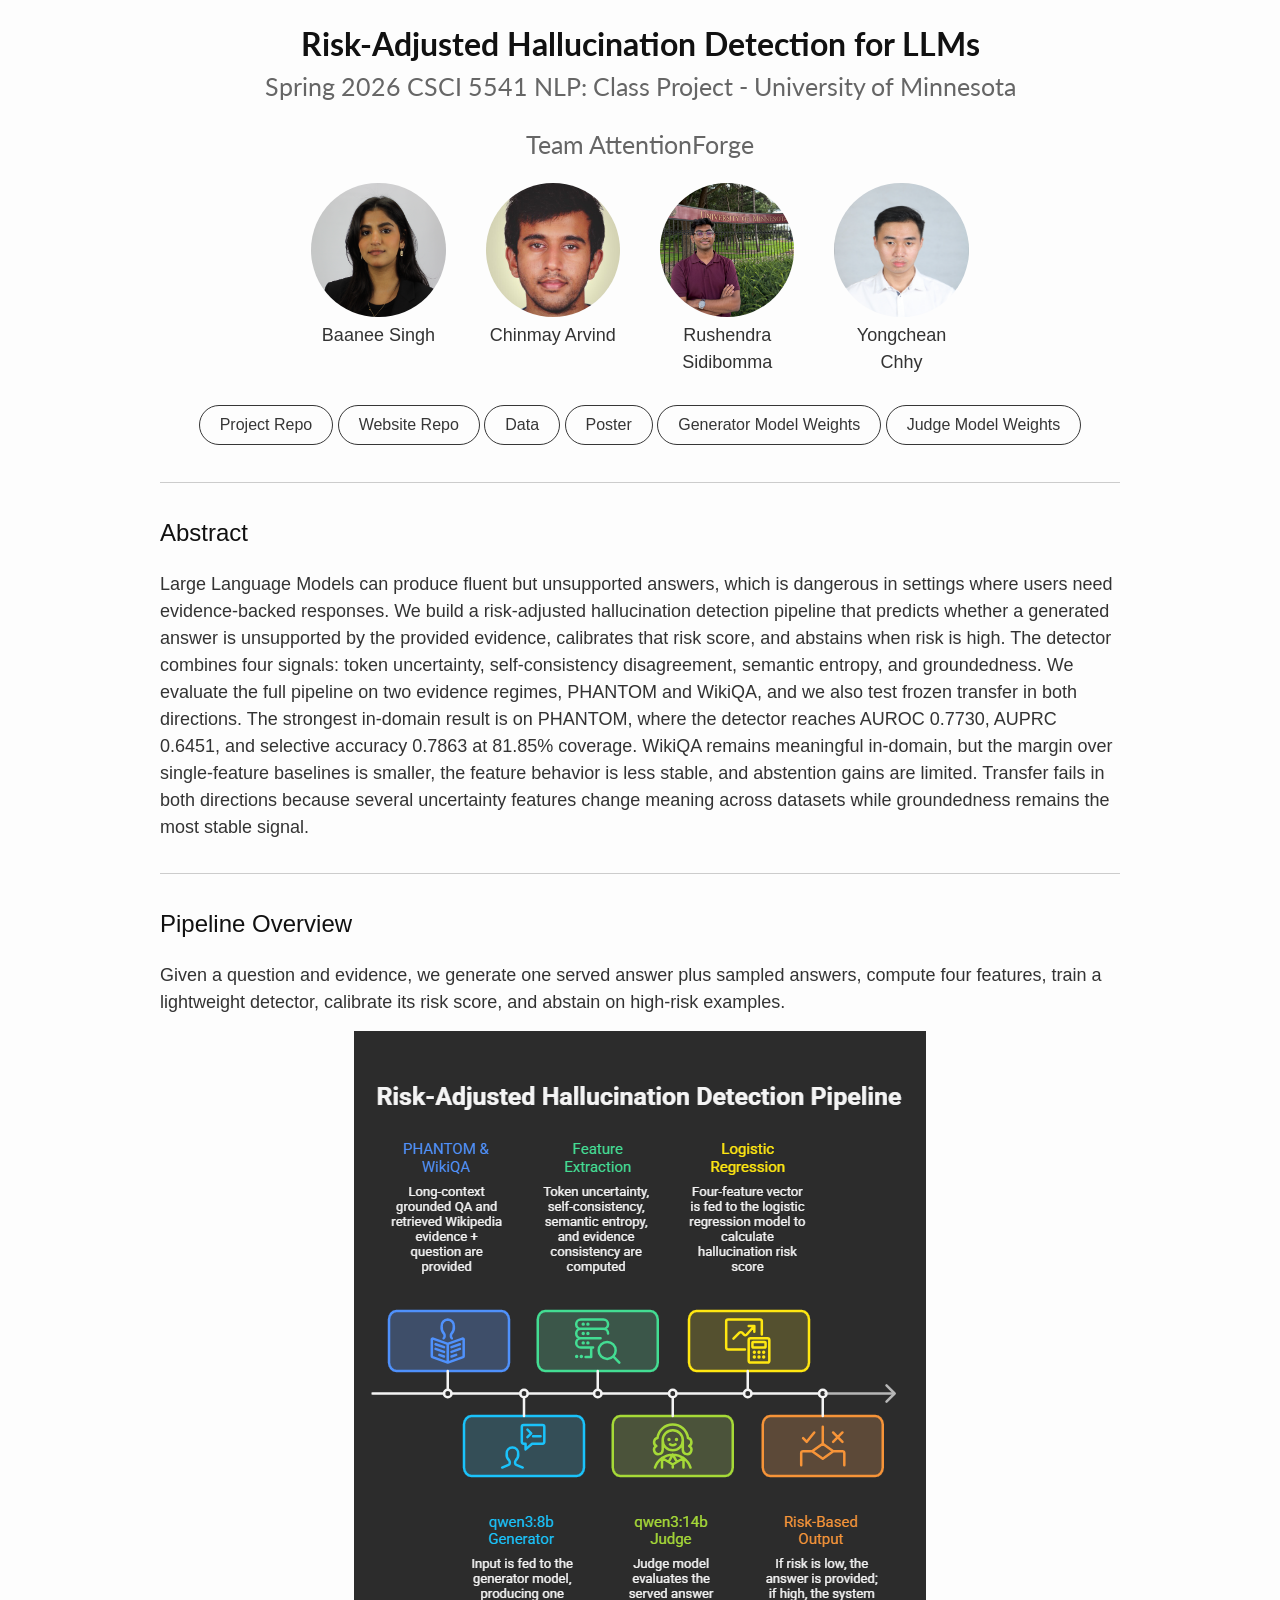
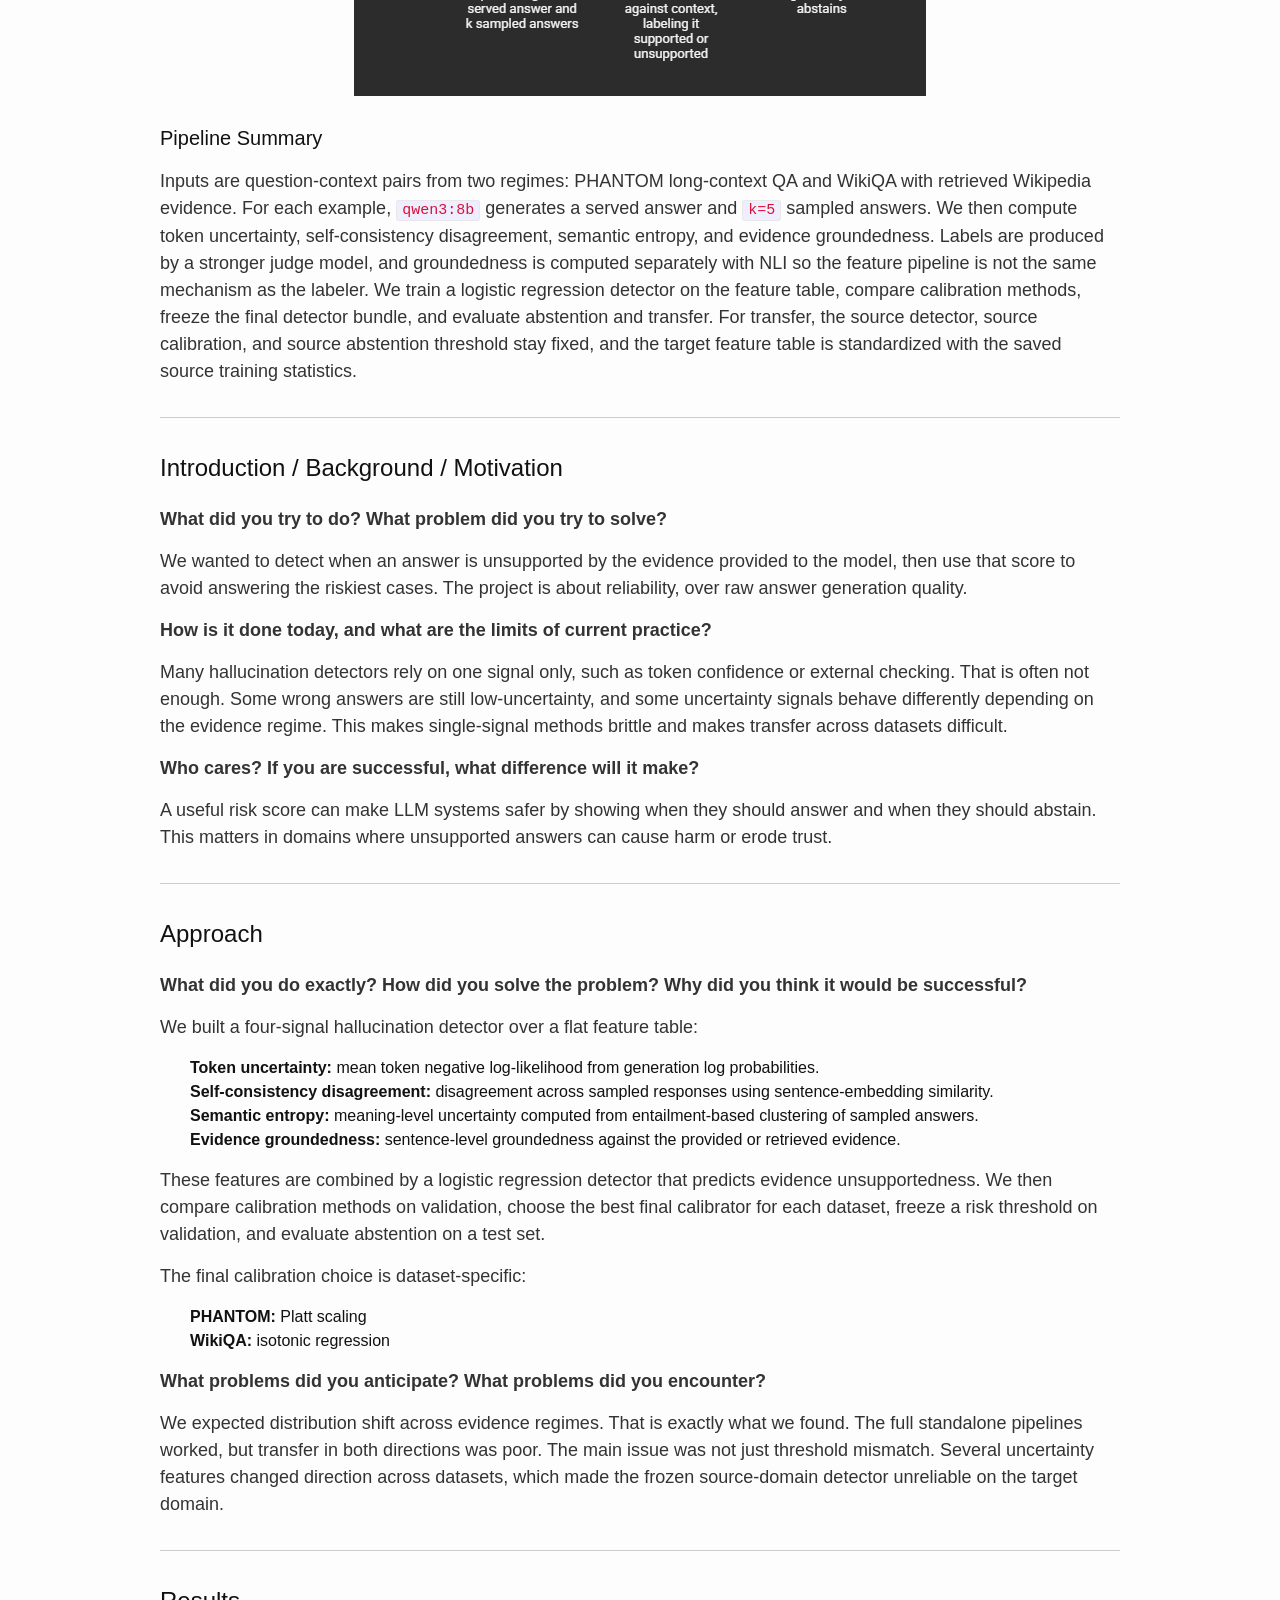
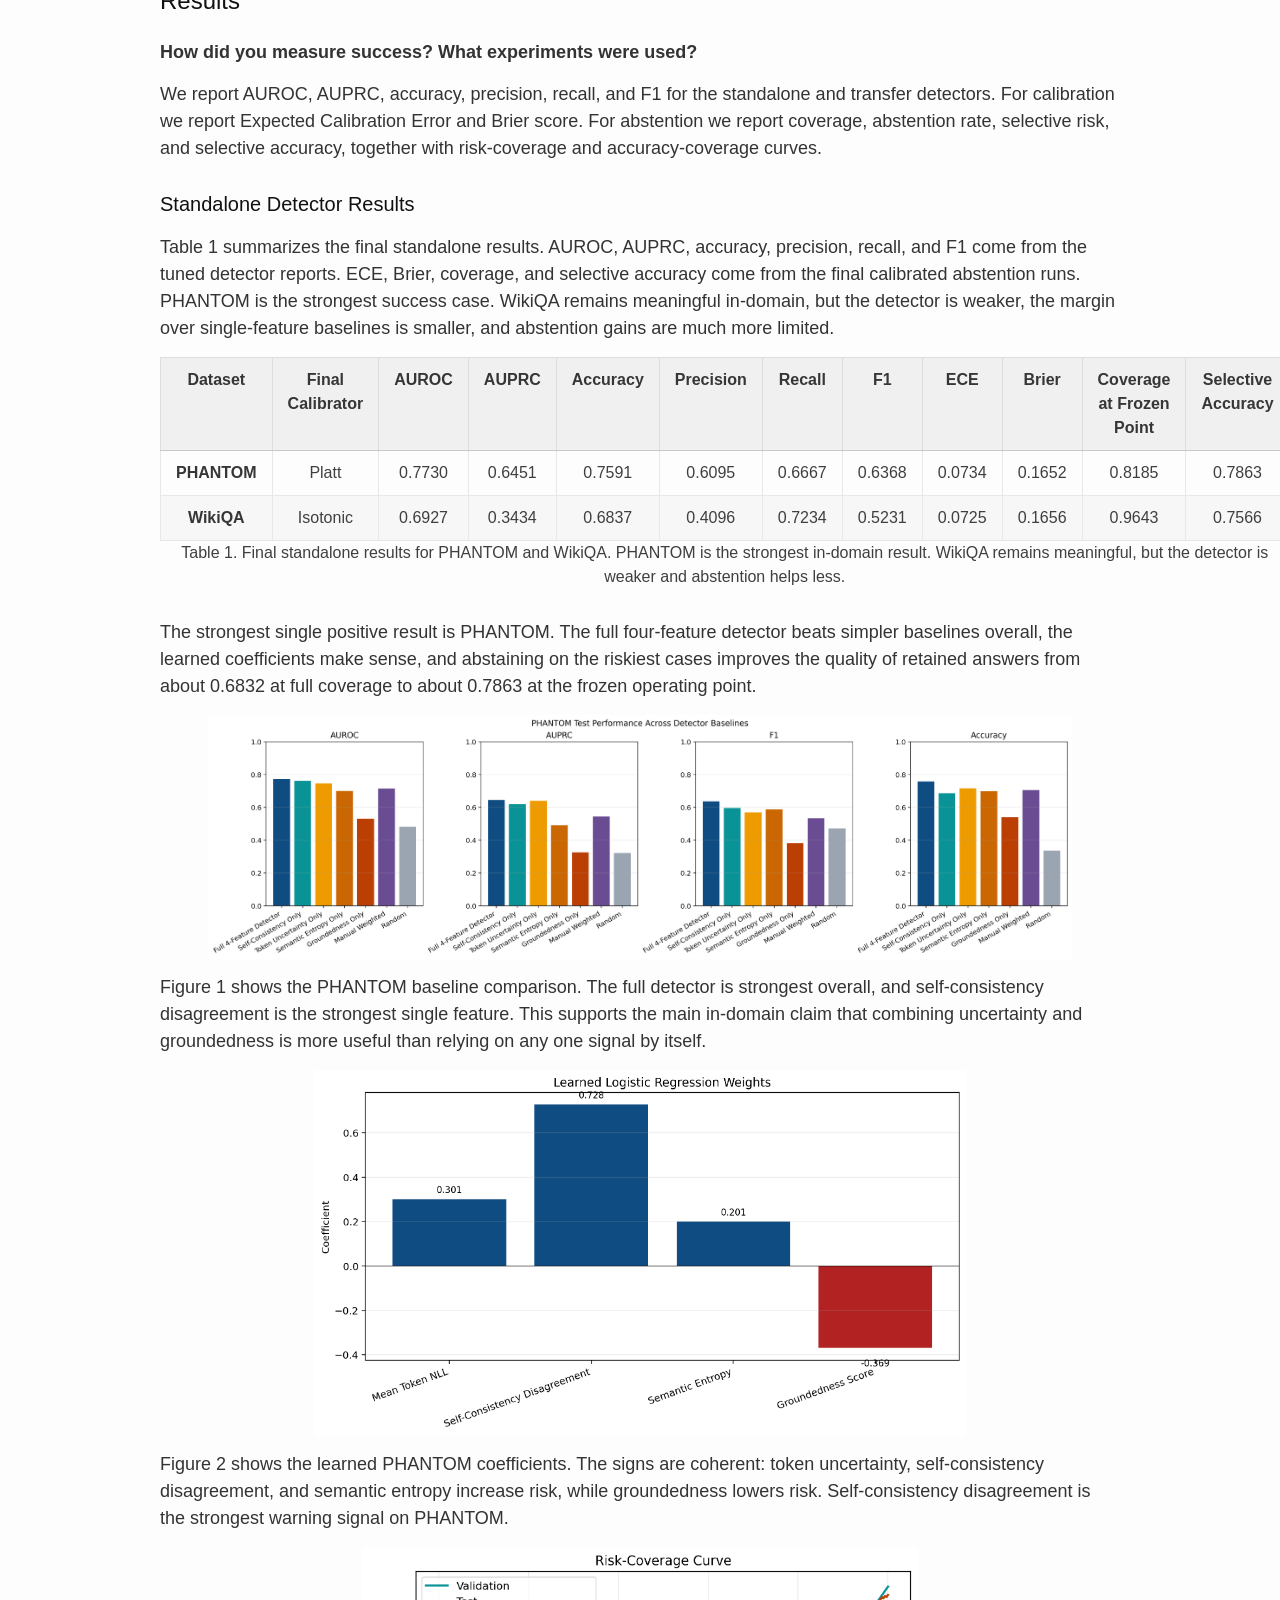
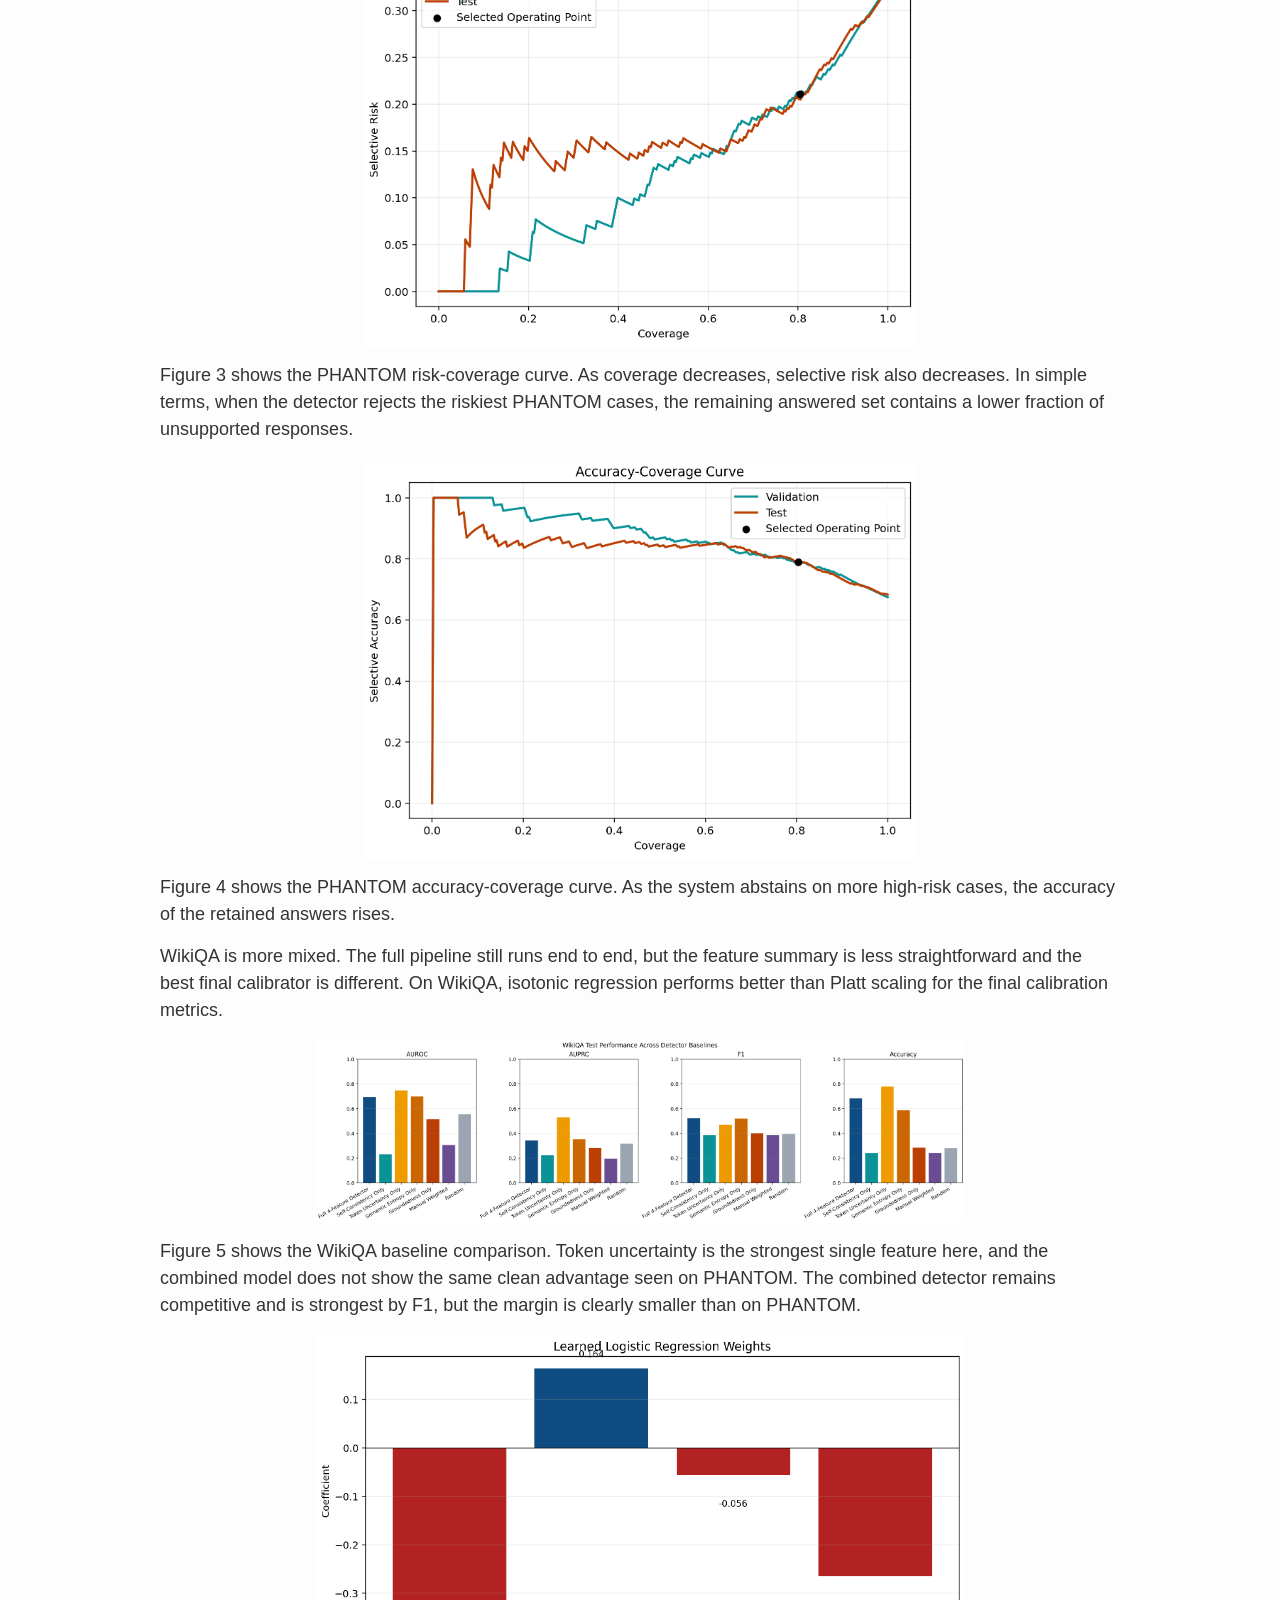
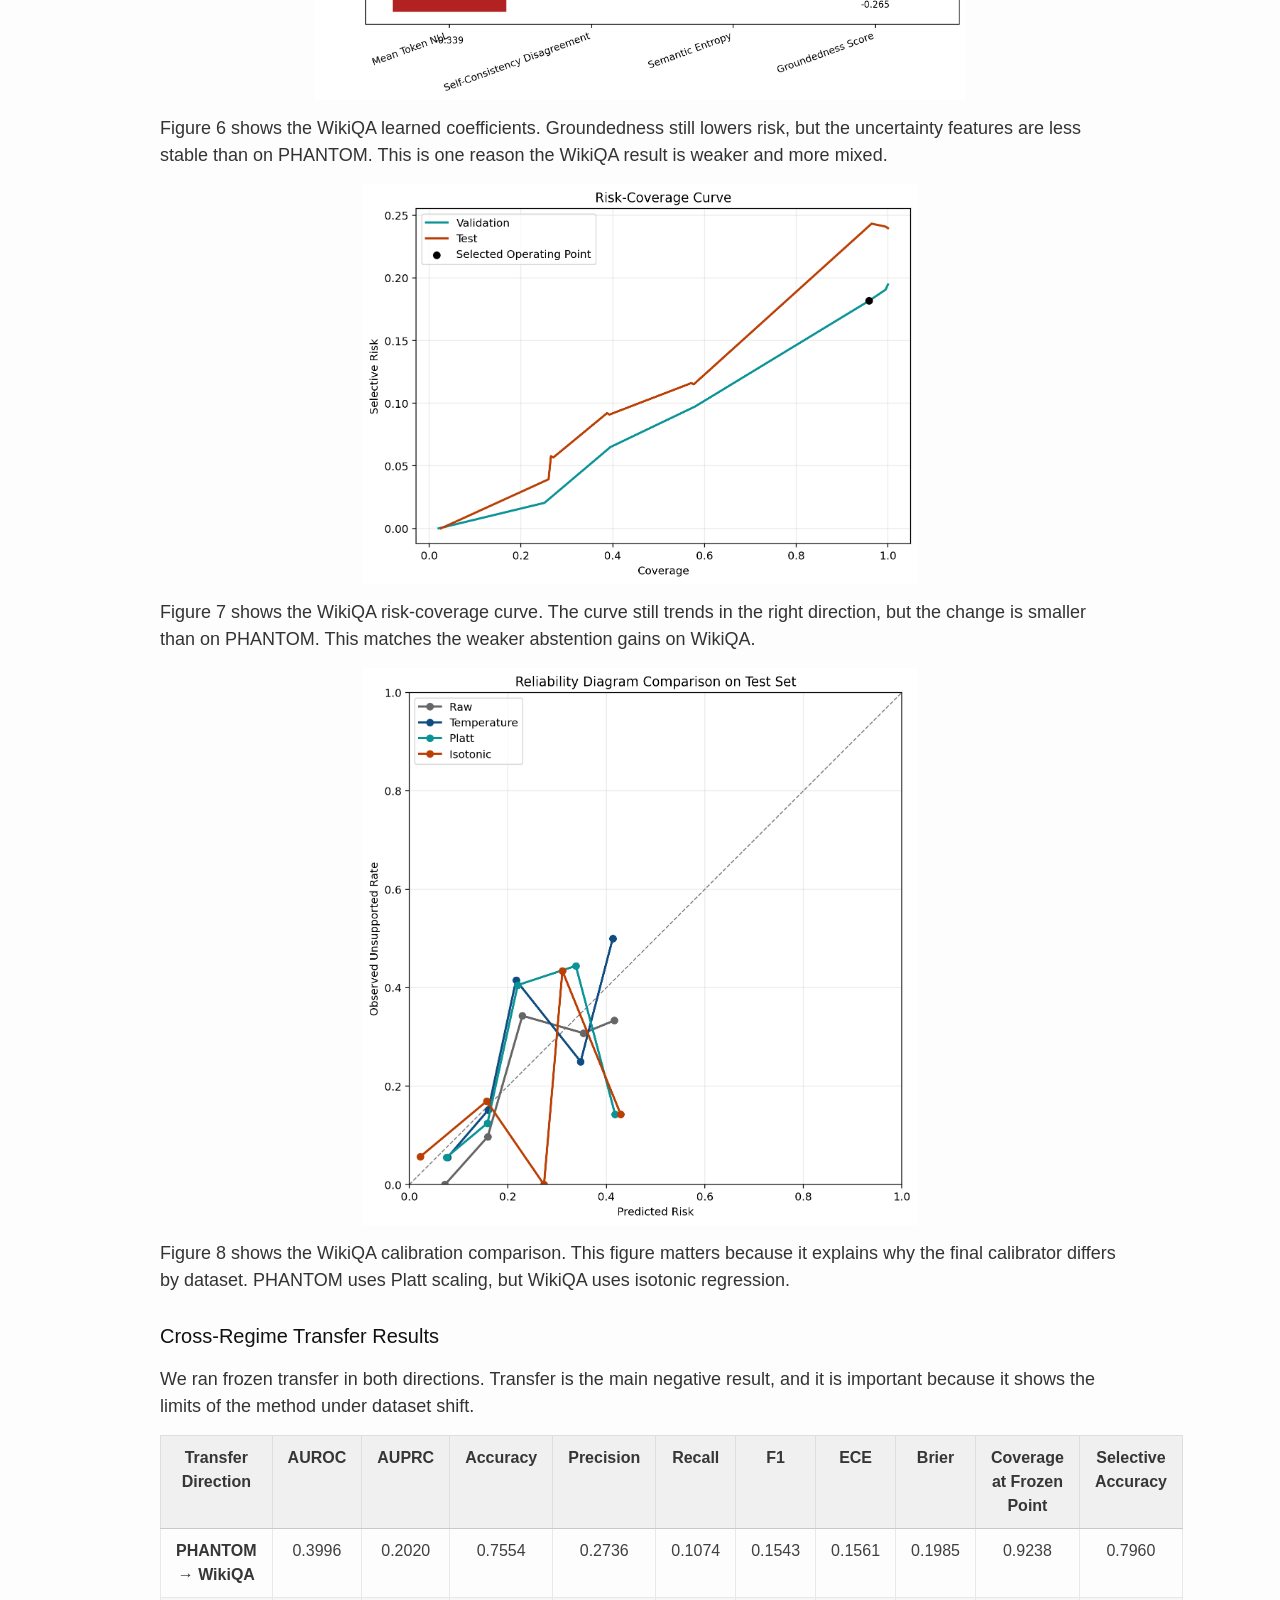
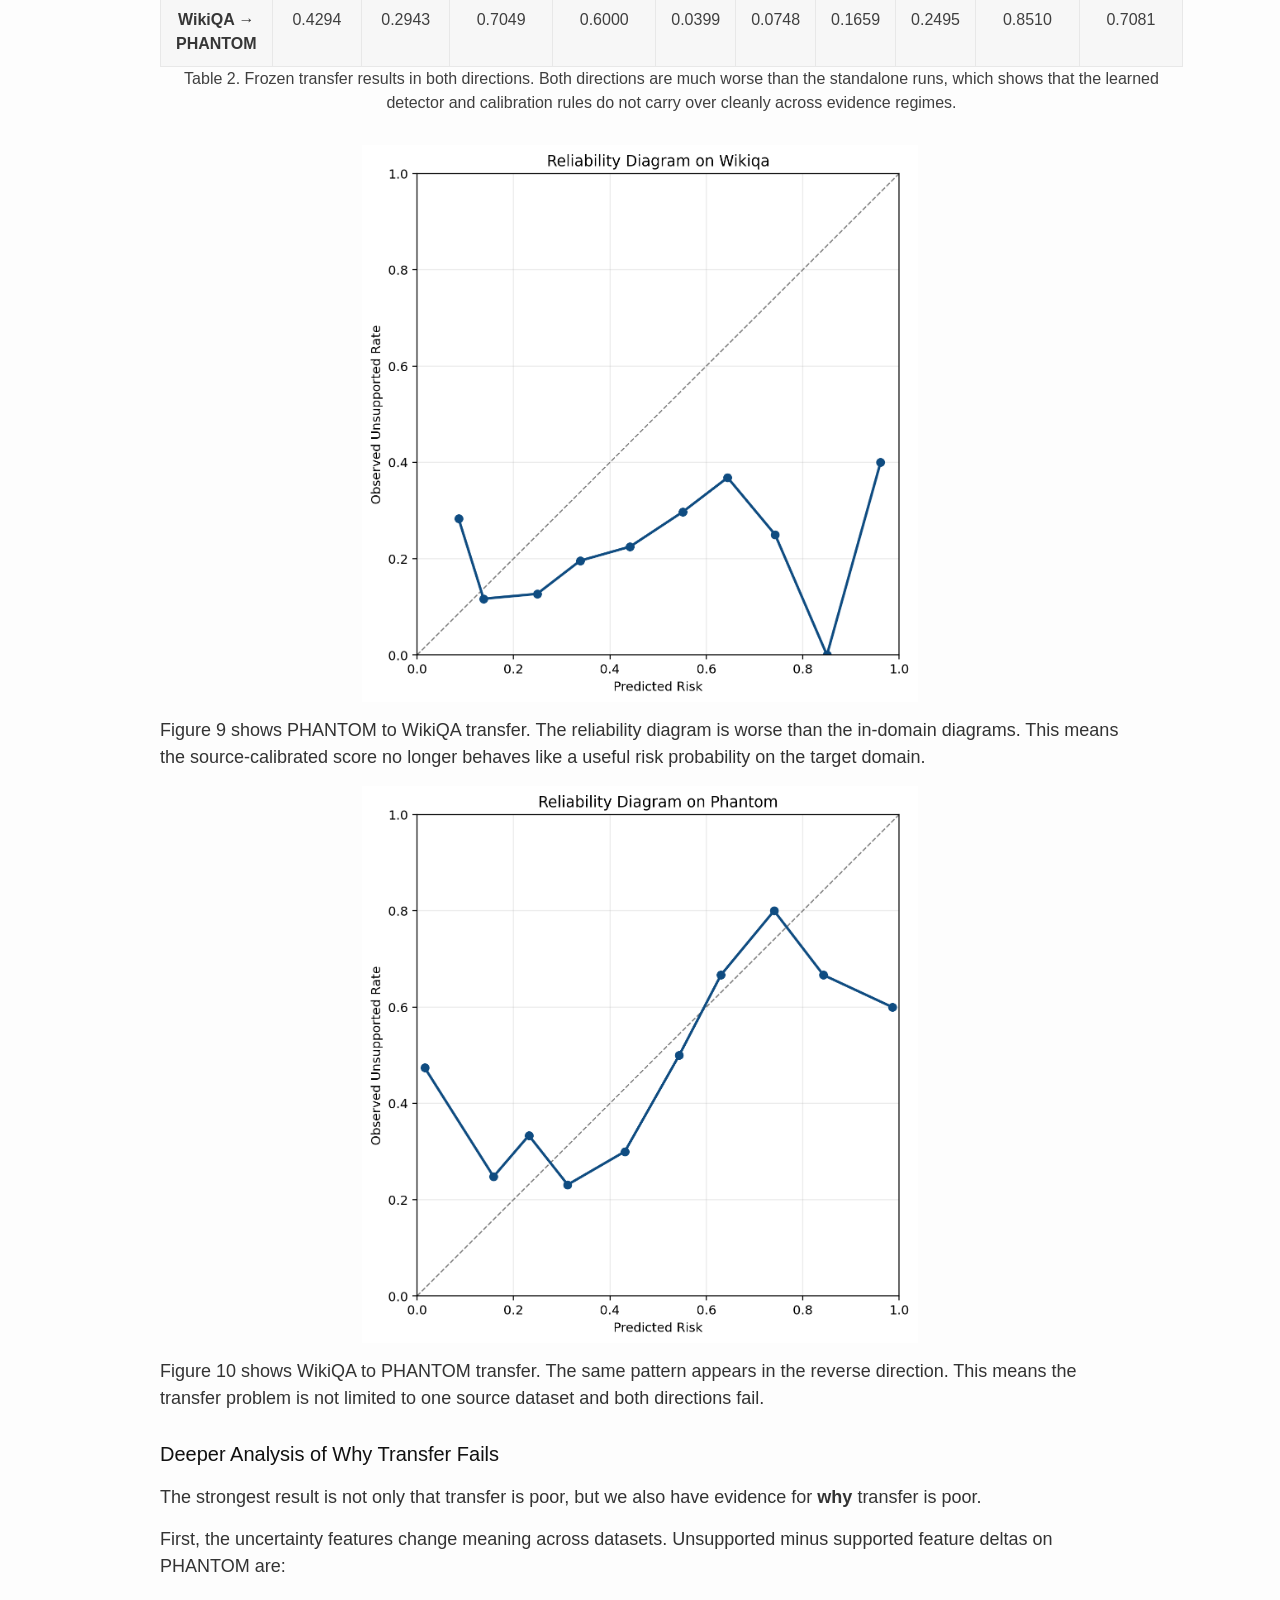
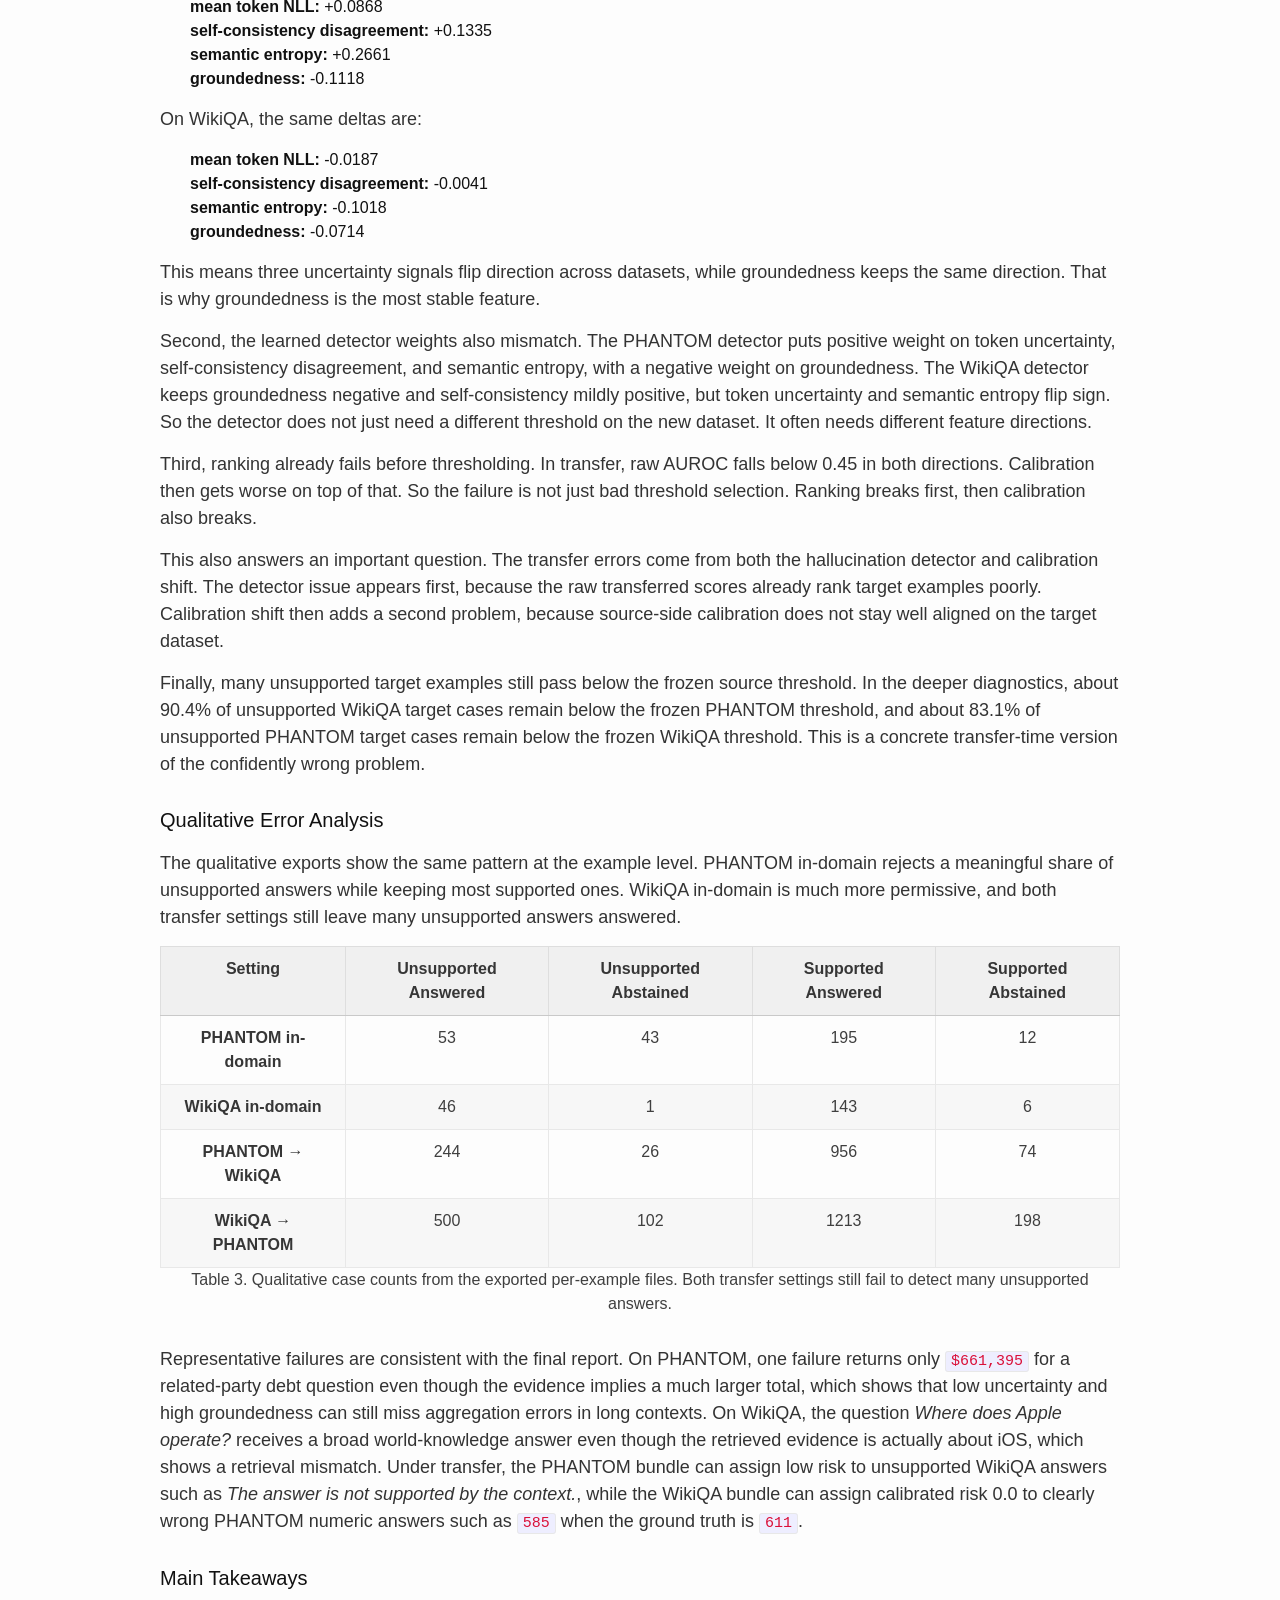
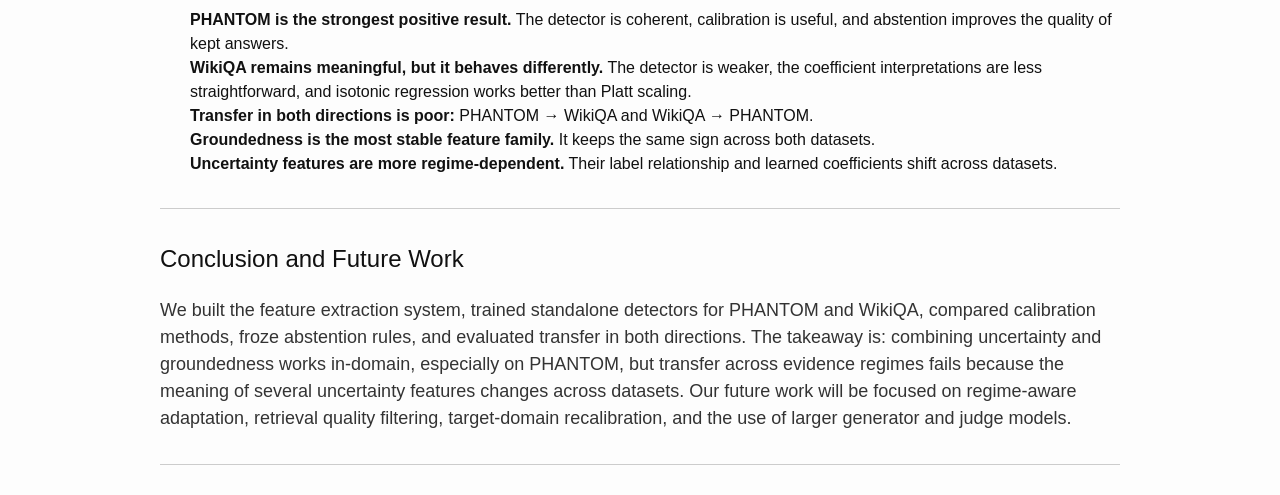
<file: index.html>
<!DOCTYPE html>
<head>
  <meta charset="UTF-8">
  <meta http-equiv="X-UA-Compatible" content="IE=edge">
  <meta name="viewport" content="width=device-width, initial-scale=1">

  <title>NLP Class Project | Spring 2026 CSCI 5541 | University of Minnesota</title>

  <link rel="stylesheet" href="files/bulma.min.css">
  <link rel="stylesheet" href="files/styles.css">

  <link rel="preconnect" href="https://fonts.gstatic.com">
  <link href="https://fonts.googleapis.com/css2?family=Lato:wght@400;700&display=swap" rel="stylesheet">
</head>

<body>
  <div>
    <div class="wrapper">
      <h1 style="font-family: 'Lato', sans-serif;">
        Risk-Adjusted Hallucination Detection for LLMs
      </h1>

      <h4 style="font-family: 'Lato', sans-serif;">
        Spring 2026 CSCI 5541 NLP: Class Project - University of Minnesota
      </h4>

      <h4 style="font-family: 'Lato', sans-serif;">
        Team AttentionForge
      </h4>

      <div class="authors-wrapper">
        <div class="author-container">
          <div class="author-image">
            <img src="files/baanee.jpeg" alt="Baanee Singh">
          </div>
          <p>
            Baanee Singh
          </p>
        </div>

        <div class="author-container">
          <div class="author-image">
            <img src="files/chinmay.jpeg" alt="Chinmay Arvind">
          </div>
          <p>
            Chinmay Arvind
          </p>
        </div>

        <div class="author-container">
          <div class="author-image">
            <img src="files/rushendra.png" alt="Rushendra Sidibomma">
          </div>
          <p>
            Rushendra Sidibomma
          </p>
        </div>

        <div class="author-container">
          <div class="author-image">
            <img src="files/yongchean.png" alt="Yongchean Chhy">
          </div>
          <p>
            Yongchean Chhy
          </p>
        </div>
      </div>

      <br/>

      <div class="authors-wrapper">
        <div class="publication-links">
          <span class="link-block">
            <a href="https://github.com/chinmayarvind23/Risk-Adjusted-Hallucination-Detection"
              target="_blank"
              class="external-link button is-normal is-rounded is-dark is-outlined">
              <span>Project Repo</span>
            </a>
          </span>
          <span class="link-block">
            <a
              href="https://github.com/baaneedeol/CSCI5541-webpage"
              target="_blank"
              class="external-link button is-normal is-rounded is-dark is-outlined"
            >
              <span>Website Repo</span>
            </a>
          </span>
          <span class="link-block">
            <a
              href="https://drive.google.com/drive/folders/1aHTuwsl0TuDfcwWspzaYjyUueDXrDSw5?usp=sharing"
              target="_blank"
              class="external-link button is-normal is-rounded is-dark is-outlined"
            >
              <span>Data</span>
            </a>
          </span>
          <span class="link-block">
            <a
              href="https://drive.google.com/file/d/1ZShXs6oNtWmFwnbwolwB9QafHuGERSPC/view?usp=sharing"
              target="_blank"
              class="external-link button is-normal is-rounded is-dark is-outlined"
            >
              <span>Poster</span>
            </a>
          </span>
          <span class="link-block">
            <a
              href="https://ollama.com/library/qwen3:8b"
              target="_blank"
              class="external-link button is-normal is-rounded is-dark is-outlined"
            >
              <span>Generator Model Weights</span>
            </a>
          </span>
          <span class="link-block">
            <a
              href="https://ollama.com/library/qwen3:14b"
              target="_blank"
              class="external-link button is-normal is-rounded is-dark is-outlined"
            >
              <span>Judge Model Weights</span>
            </a>
          </span>
        </div>
      </div>
    </div>
  </div>

  <div class="wrapper">
    <hr>

    <h2 id="abstract">Abstract</h2>
    <p>
      Large Language Models can produce fluent but unsupported answers, which is dangerous in settings where users need evidence-backed responses. We build a risk-adjusted hallucination detection pipeline that predicts whether a generated answer is unsupported by the provided evidence, calibrates that risk score, and abstains when risk is high. The detector combines four signals: token uncertainty, self-consistency disagreement, semantic entropy, and groundedness. We evaluate the full pipeline on two evidence regimes, PHANTOM and WikiQA, and we also test frozen transfer in both directions. The strongest in-domain result is on PHANTOM, where the detector reaches AUROC 0.7730, AUPRC 0.6451, and selective accuracy 0.7863 at 81.85% coverage. WikiQA remains meaningful in-domain, but the margin over single-feature baselines is smaller, the feature behavior is less stable, and abstention gains are limited. Transfer fails in both directions because several uncertainty features change meaning across datasets while groundedness remains the most stable signal.
    </p>

    <hr>

    <h2 id="teaser">Pipeline Overview</h2>

    <p>
      Given a question and evidence, we generate one served answer plus sampled answers, compute four features, train a lightweight detector, calibrate its risk score, and abstain on high-risk examples.
    </p>

    <p class="sys-img"><img src="./files/pipeline.png" alt="Pipeline overview"></p>

    <h3 id="pipeline-summary">Pipeline Summary</h3>

    <p>
      Inputs are question-context pairs from two regimes: PHANTOM long-context QA and WikiQA with retrieved Wikipedia evidence. For each example, <code>qwen3:8b</code> generates a served answer and <code>k=5</code> sampled answers. We then compute token uncertainty, self-consistency disagreement, semantic entropy, and evidence groundedness. Labels are produced by a stronger judge model, and groundedness is computed separately with NLI so the feature pipeline is not the same mechanism as the labeler. We train a logistic regression detector on the feature table, compare calibration methods, freeze the final detector bundle, and evaluate abstention and transfer. For transfer, the source detector, source calibration, and source abstention threshold stay fixed, and the target feature table is standardized with the saved source training statistics.
    </p>

    <hr>

    <h2 id="introduction">Introduction / Background / Motivation</h2>

    <p>
      <b>What did you try to do? What problem did you try to solve?</b>
    </p>
    <p>
      We wanted to detect when an answer is unsupported by the evidence provided to the model, then use that score to avoid answering the riskiest cases. The project is about reliability, over raw answer generation quality.
    </p>

    <p>
      <b>How is it done today, and what are the limits of current practice?</b>
    </p>
    <p>
      Many hallucination detectors rely on one signal only, such as token confidence or external checking. That is often not enough. Some wrong answers are still low-uncertainty, and some uncertainty signals behave differently depending on the evidence regime. This makes single-signal methods brittle and makes transfer across datasets difficult.
    </p>

    <p>
      <b>Who cares? If you are successful, what difference will it make?</b>
    </p>
    <p>
      A useful risk score can make LLM systems safer by showing when they should answer and when they should abstain. This matters in domains where unsupported answers can cause harm or erode trust.
    </p>

    <hr>

    <h2 id="approach">Approach</h2>

    <p>
      <b>What did you do exactly? How did you solve the problem? Why did you think it would be successful?</b>
    </p>
    <p>
      We built a four-signal hallucination detector over a flat feature table:
    </p>

    <ul>
      <li><b>Token uncertainty:</b> mean token negative log-likelihood from generation log probabilities.</li>
      <li><b>Self-consistency disagreement:</b> disagreement across sampled responses using sentence-embedding similarity.</li>
      <li><b>Semantic entropy:</b> meaning-level uncertainty computed from entailment-based clustering of sampled answers.</li>
      <li><b>Evidence groundedness:</b> sentence-level groundedness against the provided or retrieved evidence.</li>
    </ul>

    <p>
      These features are combined by a logistic regression detector that predicts evidence unsupportedness. We then compare calibration methods on validation, choose the best final calibrator for each dataset, freeze a risk threshold on validation, and evaluate abstention on a test set.
    </p>

    <p>
      The final calibration choice is dataset-specific:
    </p>

    <ul>
      <li><b>PHANTOM:</b> Platt scaling</li>
      <li><b>WikiQA:</b> isotonic regression</li>
    </ul>

    <p>
      <b>What problems did you anticipate? What problems did you encounter?</b>
    </p>
    <p>
      We expected distribution shift across evidence regimes. That is exactly what we found. The full standalone pipelines worked, but transfer in both directions was poor. The main issue was not just threshold mismatch. Several uncertainty features changed direction across datasets, which made the frozen source-domain detector unreliable on the target domain.
    </p>

    <hr>

    <h2 id="results">Results</h2>

    <p>
      <b>How did you measure success? What experiments were used?</b>
    </p>
    <p>
      We report AUROC, AUPRC, accuracy, precision, recall, and F1 for the standalone and transfer detectors. For calibration we report Expected Calibration Error and Brier score. For abstention we report coverage, abstention rate, selective risk, and selective accuracy, together with risk-coverage and accuracy-coverage curves.
    </p>

    <h3 id="standalone-results">Standalone Detector Results</h3>

    <p>
      Table 1 summarizes the final standalone results. AUROC, AUPRC, accuracy, precision, recall, and F1 come from the tuned detector reports. ECE, Brier, coverage, and selective accuracy come from the final calibrated abstention runs. PHANTOM is the strongest success case. WikiQA remains meaningful in-domain, but the detector is weaker, the margin over single-feature baselines is smaller, and abstention gains are much more limited.
    </p>

    <table class="results-table">
      <thead>
        <tr>
          <th style="text-align: center"><strong>Dataset</strong></th>
          <th style="text-align: center"><strong>Final Calibrator</strong></th>
          <th style="text-align: center"><strong>AUROC</strong></th>
          <th style="text-align: center"><strong>AUPRC</strong></th>
          <th style="text-align: center"><strong>Accuracy</strong></th>
          <th style="text-align: center"><strong>Precision</strong></th>
          <th style="text-align: center"><strong>Recall</strong></th>
          <th style="text-align: center"><strong>F1</strong></th>
          <th style="text-align: center"><strong>ECE</strong></th>
          <th style="text-align: center"><strong>Brier</strong></th>
          <th style="text-align: center"><strong>Coverage at Frozen Point</strong></th>
          <th style="text-align: center"><strong>Selective Accuracy</strong></th>
        </tr>
      </thead>
      <tbody>
        <tr>
          <td style="text-align: center"><strong>PHANTOM</strong></td>
          <td style="text-align: center">Platt</td>
          <td style="text-align: center">0.7730</td>
          <td style="text-align: center">0.6451</td>
          <td style="text-align: center">0.7591</td>
          <td style="text-align: center">0.6095</td>
          <td style="text-align: center">0.6667</td>
          <td style="text-align: center">0.6368</td>
          <td style="text-align: center">0.0734</td>
          <td style="text-align: center">0.1652</td>
          <td style="text-align: center">0.8185</td>
          <td style="text-align: center">0.7863</td>
        </tr>
        <tr>
          <td style="text-align: center"><strong>WikiQA</strong></td>
          <td style="text-align: center">Isotonic</td>
          <td style="text-align: center">0.6927</td>
          <td style="text-align: center">0.3434</td>
          <td style="text-align: center">0.6837</td>
          <td style="text-align: center">0.4096</td>
          <td style="text-align: center">0.7234</td>
          <td style="text-align: center">0.5231</td>
          <td style="text-align: center">0.0725</td>
          <td style="text-align: center">0.1656</td>
          <td style="text-align: center">0.9643</td>
          <td style="text-align: center">0.7566</td>
        </tr>
      </tbody>
      <caption>Table 1. Final standalone results for PHANTOM and WikiQA. PHANTOM is the strongest in-domain result. WikiQA remains meaningful, but the detector is weaker and abstention helps less.</caption>
    </table>

    <p>
      The strongest single positive result is PHANTOM. The full four-feature detector beats simpler baselines overall, the learned coefficients make sense, and abstaining on the riskiest cases improves the quality of retained answers from about 0.6832 at full coverage to about 0.7863 at the frozen operating point.
    </p>

    <p class="sys-img"><img src="./files/phantom_4000_baseline_metric_bars.png" alt="PHANTOM baseline comparison"></p>

    <p>
      Figure 1 shows the PHANTOM baseline comparison. The full detector is strongest overall, and self-consistency disagreement is the strongest single feature. This supports the main in-domain claim that combining uncertainty and groundedness is more useful than relying on any one signal by itself.
    </p>

    <p class="sys-img result-figure"><img src="./files/phantom_4000_tuned_logreg_coefficients.png" alt="PHANTOM learned coefficients"></p>

    <p>
      Figure 2 shows the learned PHANTOM coefficients. The signs are coherent: token uncertainty, self-consistency disagreement, and semantic entropy increase risk, while groundedness lowers risk. Self-consistency disagreement is the strongest warning signal on PHANTOM.
    </p>

    <p class="sys-img compact-figure"><img src="./files/phantom_4000_risk_coverage_curve.png" alt="PHANTOM risk coverage curve"></p>

    <p>
      Figure 3 shows the PHANTOM risk-coverage curve. As coverage decreases, selective risk also decreases. In simple terms, when the detector rejects the riskiest PHANTOM cases, the remaining answered set contains a lower fraction of unsupported responses.
    </p>

    <p class="sys-img compact-figure"><img src="./files/phantom_4000_accuracy_coverage_curve.png" alt="PHANTOM accuracy coverage curve"></p>

    <p>
      Figure 4 shows the PHANTOM accuracy-coverage curve. As the system abstains on more high-risk cases, the accuracy of the retained answers rises.
    </p>

    <p>
      WikiQA is more mixed. The full pipeline still runs end to end, but the feature summary is less straightforward and the best final calibrator is different. On WikiQA, isotonic regression performs better than Platt scaling for the final calibration metrics.
    </p>

    <p class="sys-img result-figure"><img src="./files/wikiqa_1300_baseline_metric_bars.png?v=20260423" alt="WikiQA baseline comparison"></p>

    <p>
      Figure 5 shows the WikiQA baseline comparison. Token uncertainty is the strongest single feature here, and the combined model does not show the same clean advantage seen on PHANTOM. The combined detector remains competitive and is strongest by F1, but the margin is clearly smaller than on PHANTOM.
    </p>

    <p class="sys-img result-figure"><img src="./files/wikiqa_1300_tuned_logreg_coefficients.png?v=20260423" alt="WikiQA learned coefficients"></p>

    <p>
      Figure 6 shows the WikiQA learned coefficients. Groundedness still lowers risk, but the uncertainty features are less stable than on PHANTOM. This is one reason the WikiQA result is weaker and more mixed.
    </p>

    <p class="sys-img compact-figure"><img src="./files/wikiqa_1300_risk_coverage_curve.png?v=20260423" alt="WikiQA risk coverage curve"></p>

    <p>
      Figure 7 shows the WikiQA risk-coverage curve. The curve still trends in the right direction, but the change is smaller than on PHANTOM. This matches the weaker abstention gains on WikiQA.
    </p>

    <p class="sys-img compact-figure"><img src="./files/wikiqa_1300_reliability_comparison_test.png?v=20260423" alt="WikiQA calibration comparison"></p>

    <p>
      Figure 8 shows the WikiQA calibration comparison. This figure matters because it explains why the final calibrator differs by dataset. PHANTOM uses Platt scaling, but WikiQA uses isotonic regression.
    </p>

    <h3 id="transfer-results">Cross-Regime Transfer Results</h3>

    <p>
      We ran frozen transfer in both directions. Transfer is the main negative result, and it is important because it shows the limits of the method under dataset shift.
    </p>

    <table class="results-table">
      <thead>
        <tr>
          <th style="text-align: center"><strong>Transfer Direction</strong></th>
          <th style="text-align: center"><strong>AUROC</strong></th>
          <th style="text-align: center"><strong>AUPRC</strong></th>
          <th style="text-align: center"><strong>Accuracy</strong></th>
          <th style="text-align: center"><strong>Precision</strong></th>
          <th style="text-align: center"><strong>Recall</strong></th>
          <th style="text-align: center"><strong>F1</strong></th>
          <th style="text-align: center"><strong>ECE</strong></th>
          <th style="text-align: center"><strong>Brier</strong></th>
          <th style="text-align: center"><strong>Coverage at Frozen Point</strong></th>
          <th style="text-align: center"><strong>Selective Accuracy</strong></th>
        </tr>
      </thead>
      <tbody>
        <tr>
          <td style="text-align: center"><strong>PHANTOM → WikiQA</strong></td>
          <td style="text-align: center">0.3996</td>
          <td style="text-align: center">0.2020</td>
          <td style="text-align: center">0.7554</td>
          <td style="text-align: center">0.2736</td>
          <td style="text-align: center">0.1074</td>
          <td style="text-align: center">0.1543</td>
          <td style="text-align: center">0.1561</td>
          <td style="text-align: center">0.1985</td>
          <td style="text-align: center">0.9238</td>
          <td style="text-align: center">0.7960</td>
        </tr>
        <tr>
          <td style="text-align: center"><strong>WikiQA → PHANTOM</strong></td>
          <td style="text-align: center">0.4294</td>
          <td style="text-align: center">0.2943</td>
          <td style="text-align: center">0.7049</td>
          <td style="text-align: center">0.6000</td>
          <td style="text-align: center">0.0399</td>
          <td style="text-align: center">0.0748</td>
          <td style="text-align: center">0.1659</td>
          <td style="text-align: center">0.2495</td>
          <td style="text-align: center">0.8510</td>
          <td style="text-align: center">0.7081</td>
        </tr>
      </tbody>
      <caption>Table 2. Frozen transfer results in both directions. Both directions are much worse than the standalone runs, which shows that the learned detector and calibration rules do not carry over cleanly across evidence regimes.</caption>
    </table>

    <p class="sys-img compact-figure"><img src="./files/phantom_to_wikiqa_reliability_diagram.png" alt="PHANTOM to WikiQA reliability diagram"></p>

    <p>
      Figure 9 shows PHANTOM to WikiQA transfer. The reliability diagram is worse than the in-domain diagrams. This means the source-calibrated score no longer behaves like a useful risk probability on the target domain.
    </p>

    <p class="sys-img compact-figure"><img src="./files/wikiqa_to_phantom_reliability_diagram.png" alt="WikiQA to PHANTOM reliability diagram"></p>

    <p>
      Figure 10 shows WikiQA to PHANTOM transfer. The same pattern appears in the reverse direction. This means the transfer problem is not limited to one source dataset and both directions fail.
    </p>

    <h3 id="deeper-analysis">Deeper Analysis of Why Transfer Fails</h3>

    <p>
      The strongest result is not only that transfer is poor, but we also have evidence for <b>why</b> transfer is poor.
    </p>

    <p>
      First, the uncertainty features change meaning across datasets. Unsupported minus supported feature deltas on PHANTOM are:
    </p>

    <ul>
      <li><b>mean token NLL:</b> +0.0868</li>
      <li><b>self-consistency disagreement:</b> +0.1335</li>
      <li><b>semantic entropy:</b> +0.2661</li>
      <li><b>groundedness:</b> -0.1118</li>
    </ul>

    <p>
      On WikiQA, the same deltas are:
    </p>

    <ul>
      <li><b>mean token NLL:</b> -0.0187</li>
      <li><b>self-consistency disagreement:</b> -0.0041</li>
      <li><b>semantic entropy:</b> -0.1018</li>
      <li><b>groundedness:</b> -0.0714</li>
    </ul>

    <p>
      This means three uncertainty signals flip direction across datasets, while groundedness keeps the same direction. That is why groundedness is the most stable feature.
    </p>

    <p>
      Second, the learned detector weights also mismatch. The PHANTOM detector puts positive weight on token uncertainty, self-consistency disagreement, and semantic entropy, with a negative weight on groundedness. The WikiQA detector keeps groundedness negative and self-consistency mildly positive, but token uncertainty and semantic entropy flip sign. So the detector does not just need a different threshold on the new dataset. It often needs different feature directions.
    </p>

    <p>
      Third, ranking already fails before thresholding. In transfer, raw AUROC falls below 0.45 in both directions. Calibration then gets worse on top of that. So the failure is not just bad threshold selection. Ranking breaks first, then calibration also breaks.
    </p>

    <p>
      This also answers an important question. The transfer errors come from both the hallucination detector and calibration shift. The detector issue appears first, because the raw transferred scores already rank target examples poorly. Calibration shift then adds a second problem, because source-side calibration does not stay well aligned on the target dataset.
    </p>

    <p>
      Finally, many unsupported target examples still pass below the frozen source threshold. In the deeper diagnostics, about 90.4% of unsupported WikiQA target cases remain below the frozen PHANTOM threshold, and about 83.1% of unsupported PHANTOM target cases remain below the frozen WikiQA threshold. This is a concrete transfer-time version of the confidently wrong problem.
    </p>

    <h3 id="qualitative-analysis">Qualitative Error Analysis</h3>

    <p>
      The qualitative exports show the same pattern at the example level. PHANTOM in-domain rejects a meaningful share of unsupported answers while keeping most supported ones. WikiQA in-domain is much more permissive, and both transfer settings still leave many unsupported answers answered.
    </p>

    <table class="results-table">
      <thead>
        <tr>
          <th style="text-align: center"><strong>Setting</strong></th>
          <th style="text-align: center"><strong>Unsupported Answered</strong></th>
          <th style="text-align: center"><strong>Unsupported Abstained</strong></th>
          <th style="text-align: center"><strong>Supported Answered</strong></th>
          <th style="text-align: center"><strong>Supported Abstained</strong></th>
        </tr>
      </thead>
      <tbody>
        <tr>
          <td style="text-align: center"><strong>PHANTOM in-domain</strong></td>
          <td style="text-align: center">53</td>
          <td style="text-align: center">43</td>
          <td style="text-align: center">195</td>
          <td style="text-align: center">12</td>
        </tr>
        <tr>
          <td style="text-align: center"><strong>WikiQA in-domain</strong></td>
          <td style="text-align: center">46</td>
          <td style="text-align: center">1</td>
          <td style="text-align: center">143</td>
          <td style="text-align: center">6</td>
        </tr>
        <tr>
          <td style="text-align: center"><strong>PHANTOM → WikiQA</strong></td>
          <td style="text-align: center">244</td>
          <td style="text-align: center">26</td>
          <td style="text-align: center">956</td>
          <td style="text-align: center">74</td>
        </tr>
        <tr>
          <td style="text-align: center"><strong>WikiQA → PHANTOM</strong></td>
          <td style="text-align: center">500</td>
          <td style="text-align: center">102</td>
          <td style="text-align: center">1213</td>
          <td style="text-align: center">198</td>
        </tr>
      </tbody>
      <caption>Table 3. Qualitative case counts from the exported per-example files. Both transfer settings still fail to detect many unsupported answers.</caption>
    </table>

    <p>
      Representative failures are consistent with the final report. On PHANTOM, one failure returns only <code>$661,395</code> for a related-party debt question even though the evidence implies a much larger total, which shows that low uncertainty and high groundedness can still miss aggregation errors in long contexts. On WikiQA, the question <i>Where does Apple operate?</i> receives a broad world-knowledge answer even though the retrieved evidence is actually about iOS, which shows a retrieval mismatch. Under transfer, the PHANTOM bundle can assign low risk to unsupported WikiQA answers such as <i>The answer is not supported by the context.</i>, while the WikiQA bundle can assign calibrated risk 0.0 to clearly wrong PHANTOM numeric answers such as <code>585</code> when the ground truth is <code>611</code>.
    </p>

    <h3 id="main-takeaways">Main Takeaways</h3>

    <ul>
      <li><b>PHANTOM is the strongest positive result.</b> The detector is coherent, calibration is useful, and abstention improves the quality of kept answers.</li>
      <li><b>WikiQA remains meaningful, but it behaves differently.</b> The detector is weaker, the coefficient interpretations are less straightforward, and isotonic regression works better than Platt scaling.</li>
      <li><b>Transfer in both directions is poor:</b> PHANTOM → WikiQA and WikiQA → PHANTOM.</li>
      <li><b>Groundedness is the most stable feature family.</b> It keeps the same sign across both datasets.</li>
      <li><b>Uncertainty features are more regime-dependent.</b> Their label relationship and learned coefficients shift across datasets.</li>
    </ul>

    <hr>

    <h2 id="conclusion">Conclusion and Future Work</h2>
    <p>
      We built the feature extraction system, trained standalone detectors for PHANTOM and WikiQA, compared calibration methods, froze abstention rules, and evaluated transfer in both directions. The takeaway is: combining uncertainty and groundedness works in-domain, especially on PHANTOM, but transfer across evidence regimes fails because the meaning of several uncertainty features changes across datasets. Our future work will be focused on regime-aware adaptation, retrieval quality filtering, target-domain recalibration, and the use of larger generator and judge models.
    </p>

    <hr>
  </div>
</body>
</html>
</file>
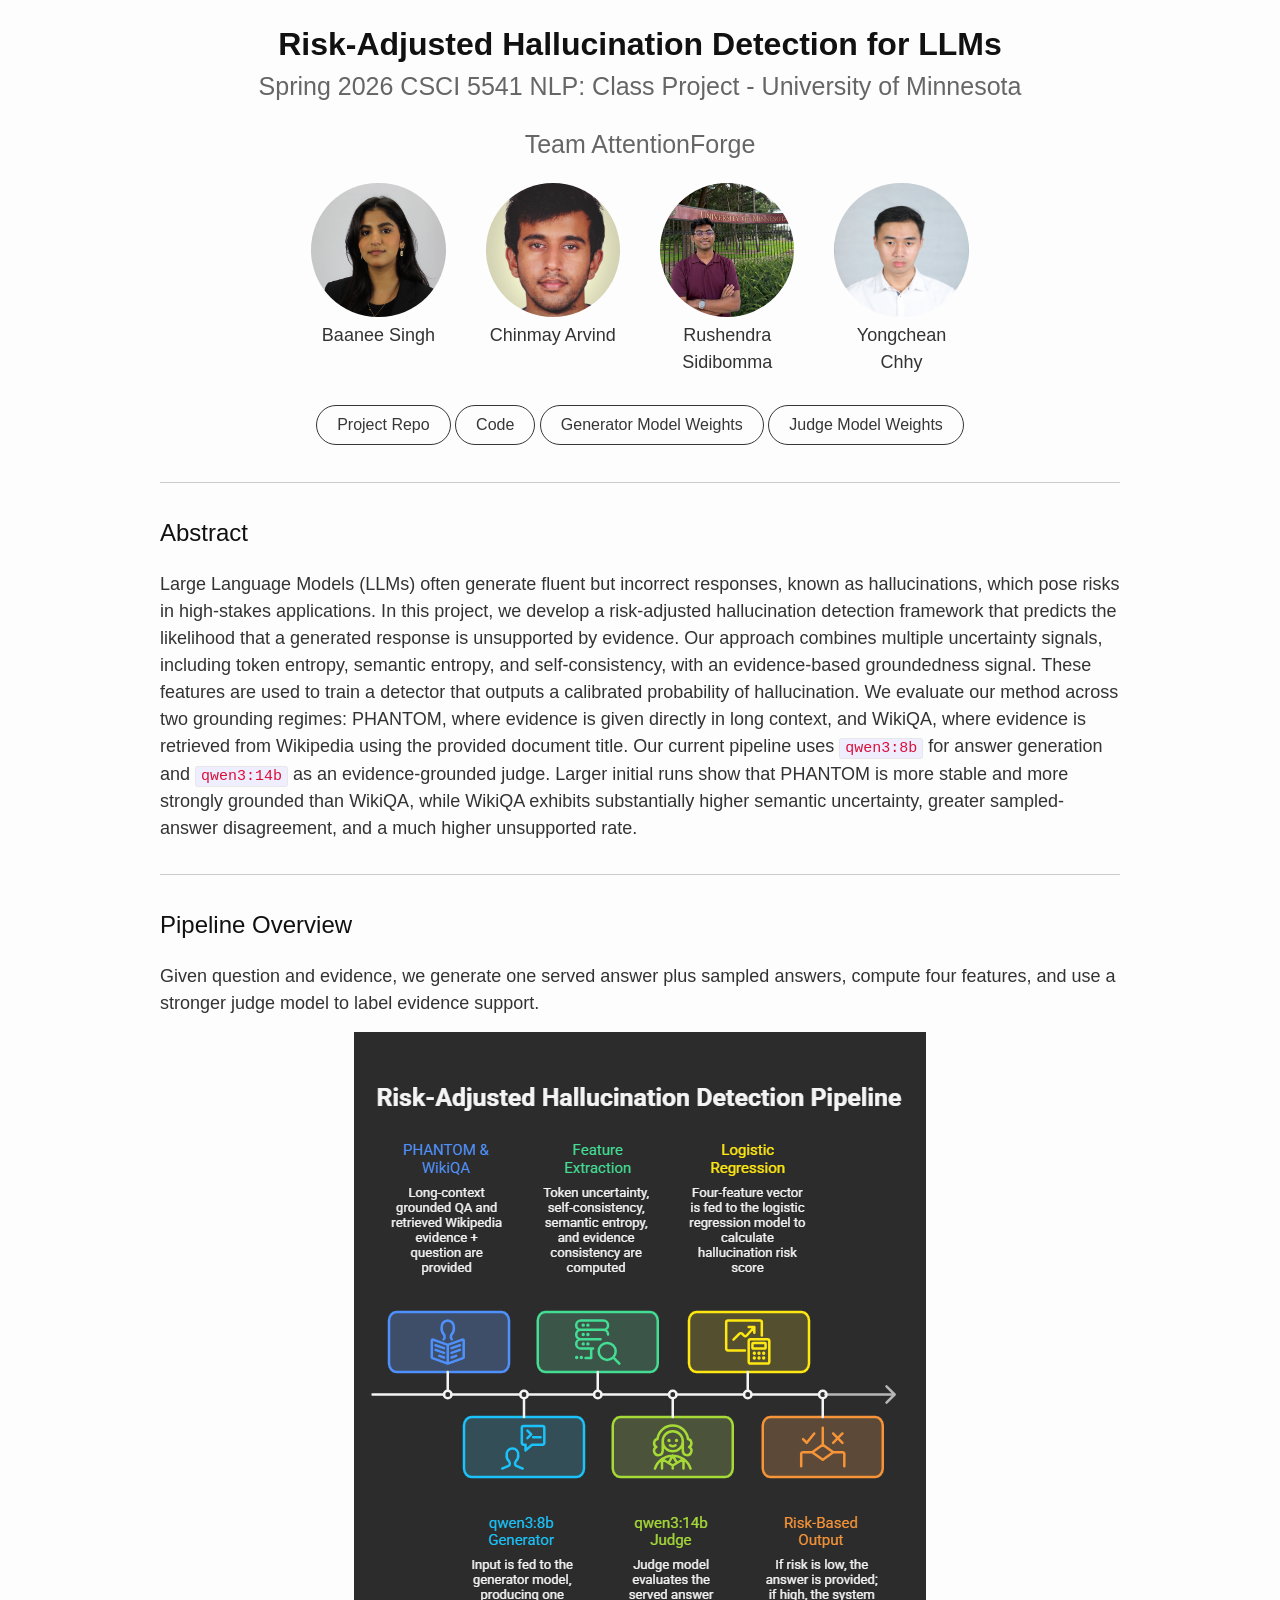
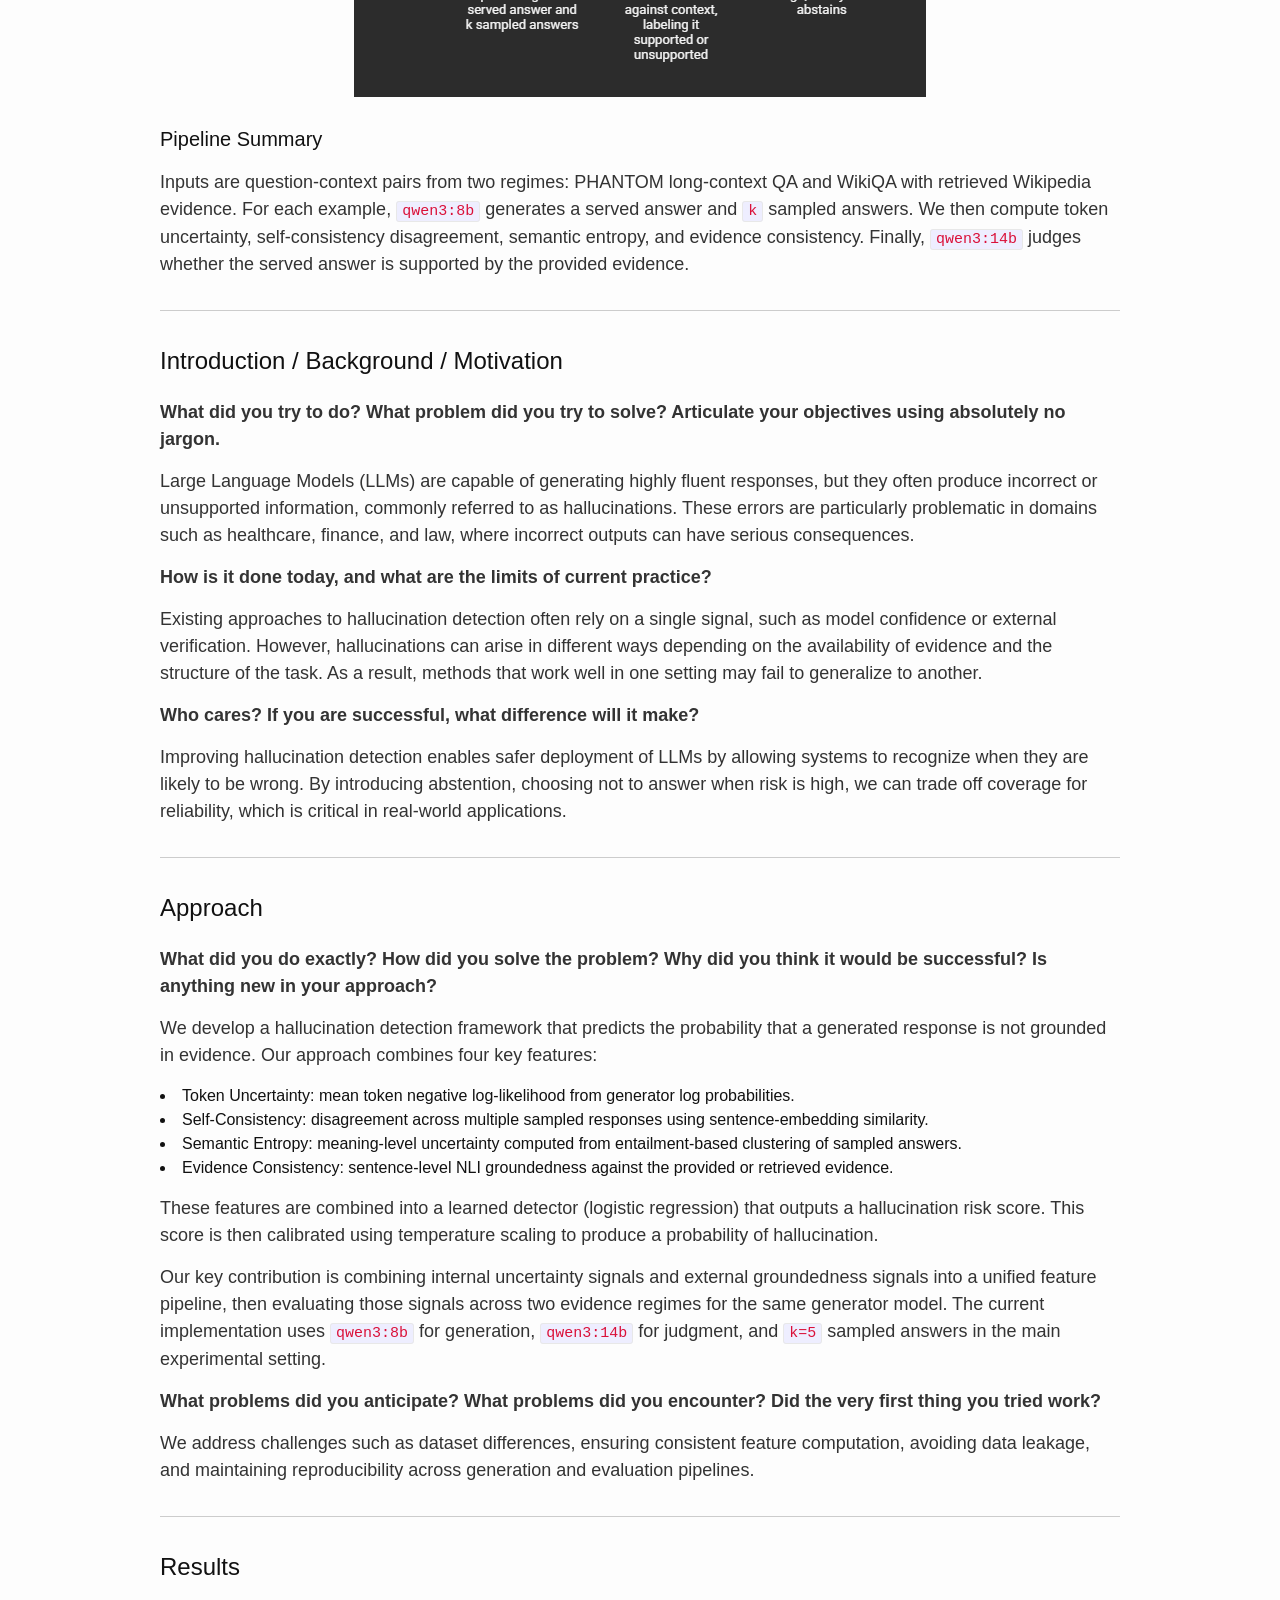
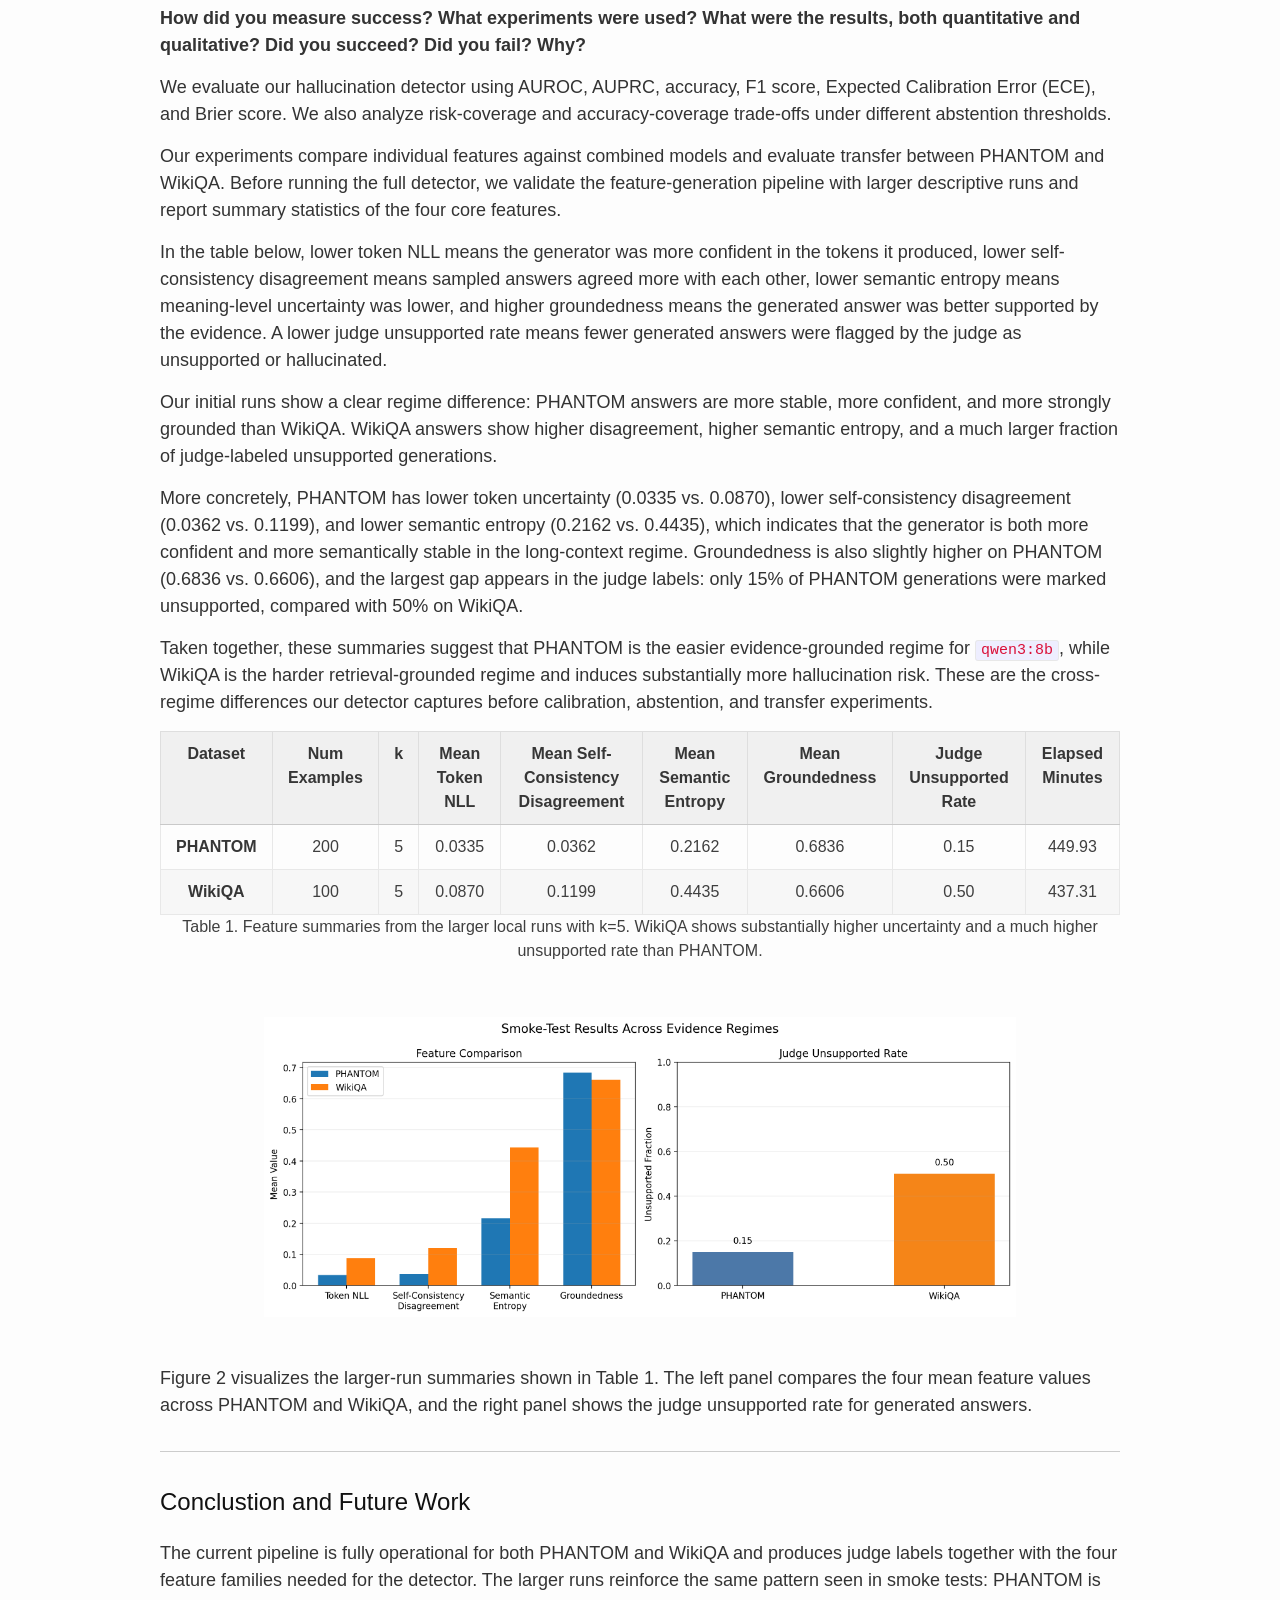
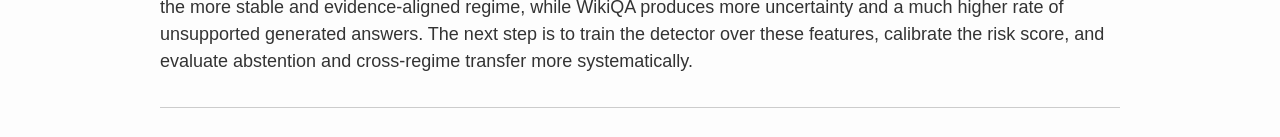
<file: csci5541_webtemplate/index.html>
<!DOCTYPE html>
<html lang=" en-US"><head><meta http-equiv="Content-Type" content="text/html; charset=UTF-8">
  
  <meta http-equiv="X-UA-Compatible" content="IE=edge">
  <meta name="viewport" content="width=device-width, initial-scale=1">
  <title>NLP Class Project | Spring 2026 CSCI 5541 | University of Minnesota</title>

  <link rel="stylesheet" href="./files/bulma.min.css" />

  <link rel="stylesheet" href="./files/styles.css">
  <link rel="preconnect" href="https://fonts.gstatic.com/">
  <link href="./files/css2" rel="stylesheet">
  <link href="./files/css" rel="stylesheet">

  <base href="." target="_blank"></head>

<body>
  <div>
    <div class="wrapper">
      <h1 style="font-family: 'Lato', sans-serif;">
        Risk-Adjusted Hallucination Detection for LLMs
      </h1>

      <h4 style="font-family: 'Lato', sans-serif;">
        Spring 2026 CSCI 5541 NLP: Class Project - University of Minnesota
      </h4>

      <h4 style="font-family: 'Lato', sans-serif;">
        Team AttentionForge
      </h4>

      <div class="authors-wrapper">
        
        <div class="author-container">
          <div class="author-image">        
              <img src="files/baanee.jpeg">
          </div>
          <p>        
              Baanee Singh
          </p>
        </div>
        
        <div class="author-container">
          <div class="author-image">
            <img src="files/chinmay.jpeg" alt="Chinmay Arvind">
          </div>
          <p>
            Chinmay Arvind
          </p>
        </div>
        
        <div class="author-container">
          <div class="author-image">
              <img src="files/rushendra.png" alt="Rushendra Sidibomma">
          </div>
          <p>
              Rushendra Sidibomma
          </p>
        </div>
        
        <div class="author-container">
          <div class="author-image">
              <img src="files/yongchean.png" alt="Yongchean Chhy">
          </div>
          <p>
            Yongchean Chhy
          </p>
        </div>
      </div>

      <br/>

      <div class="authors-wrapper">
        <div class="publication-links">
          <!-- Github link -->
          <span class="link-block">
            <a href="https://github.com/chinmayarvind23/Risk-Adjusted-Hallucination-Detection"
              target="_blank"
              class="external-link button is-normal is-rounded is-dark is-outlined">
            <span>Project Repo</span>
            </a>
          </span>
          <span class="link-block">
            <a
              href="https://github.com/chinmayarvind23/Risk-Adjusted-Hallucination-Detection/tree/main/code"
              target="_blank"
              class="external-link button is-normal is-rounded is-dark is-outlined"
            >
            <span>Code</span>
            </a>
          </span>      
          <span class="link-block">
            <a
              href="https://ollama.com/library/qwen3:8b"
              target="_blank"
              class="external-link button is-normal is-rounded is-dark is-outlined"
            >
            <span>Generator Model Weights</span>
            </a>
          </span>
          <span class="link-block">
            <a
              href="https://ollama.com/library/qwen3:14b"
              target="_blank"
              class="external-link button is-normal is-rounded is-dark is-outlined"
            >
            <span>Judge Model Weights</span>
            </a>
          </span>              
        </div>
      </div>
    </div>
  </div>

  <div class="wrapper">
    <hr>
    
<h2 id="abstract">Abstract</h2>
<p>
      Large Language Models (LLMs) often generate fluent but incorrect responses, known as hallucinations, which pose risks in high-stakes applications. In this project, we develop a risk-adjusted hallucination detection framework that predicts the likelihood that a generated response is unsupported by evidence. 
      Our approach combines multiple uncertainty signals, including token entropy, semantic entropy, and self-consistency, with an evidence-based groundedness signal. These features are used to train a detector that outputs a calibrated probability of hallucination.
      We evaluate our method across two grounding regimes: PHANTOM, where evidence is given directly in long context, and WikiQA, where evidence is retrieved from Wikipedia using the provided document title. Our current pipeline uses <code>qwen3:8b</code> for answer generation and <code>qwen3:14b</code> as an evidence-grounded judge. Larger initial runs show that PHANTOM is more stable and more strongly grounded than WikiQA, while WikiQA exhibits substantially higher semantic uncertainty, greater sampled-answer disagreement, and a much higher unsupported rate.
    </p>

<hr>

<h2 id="teaser">Pipeline Overview</h2>

<p>Given question and evidence, we generate one served answer plus sampled answers, compute four features, and use a stronger judge model to label evidence support.</p>

<p class="sys-img"><img src="./files/pipeline.png" alt="imgname"></p>


<h3 id="the-timeline-and-the-highlights">Pipeline Summary</h3>

<p>
  Inputs are question-context pairs from two regimes: PHANTOM long-context QA and WikiQA with retrieved Wikipedia evidence.
  For each example, <code>qwen3:8b</code> generates a served answer and <code>k</code> sampled answers. We then compute token uncertainty,
  self-consistency disagreement, semantic entropy, and evidence consistency. Finally, <code>qwen3:14b</code> judges whether the served answer is supported by the provided evidence.
</p>

<hr>

<h2 id="introduction">Introduction / Background / Motivation</h2>

<p>
<b>What did you try to do? What problem did you try to solve? Articulate your objectives using absolutely no jargon.</b>
</p>
<p>
  Large Language Models (LLMs) are capable of generating highly fluent responses, but they often produce incorrect or unsupported information, commonly referred to as hallucinations. These errors are particularly problematic in domains such as healthcare, finance, and law, where incorrect outputs can have serious consequences.
</p>

<p>
<b>How is it done today, and what are the limits of current practice?</b>
</p>
<p>
Existing approaches to hallucination detection often rely on a single signal, such as model confidence or external verification. However, hallucinations can arise in different ways depending on the availability of evidence and the structure of the task. As a result, methods that work well in one setting may fail to generalize to another.
</p>

<p>
<b>Who cares? If you are successful, what difference will it make?</b>
</p>
<p>
Improving hallucination detection enables safer deployment of LLMs by allowing systems to recognize when they are likely to be wrong. By introducing abstention, choosing not to answer when risk is high, we can trade off coverage for reliability, which is critical in real-world applications.
</p>

<hr>

<h2 id="approach">Approach</h2>

<p>
<b>What did you do exactly? How did you solve the problem? Why did you think it would be successful? Is anything new in your approach?</b>
</p>
  <p>
    We develop a hallucination detection framework that predicts the probability that a generated response is not grounded in evidence. Our approach combines four key features:
    <li>Token Uncertainty: mean token negative log-likelihood from generator log probabilities.</li>
    <li>Self-Consistency: disagreement across multiple sampled responses using sentence-embedding similarity.</li>
    <li>Semantic Entropy: meaning-level uncertainty computed from entailment-based clustering of sampled answers.</li>
    <li>Evidence Consistency: sentence-level NLI groundedness against the provided or retrieved evidence.</li>
  </p>




<p>
These features are combined into a learned detector (logistic regression) that outputs a hallucination risk score. This score is then calibrated using temperature scaling to produce a probability of hallucination.
</p>

<p>
Our key contribution is combining internal uncertainty signals and external groundedness signals into a unified feature pipeline, then evaluating those signals across two evidence regimes for the same generator model. The current implementation uses <code>qwen3:8b</code> for generation, <code>qwen3:14b</code> for judgment, and <code>k=5</code> sampled answers in the main experimental setting.
</p>

<p>
<b>What problems did you anticipate? What problems did you encounter? Did the very first thing you tried work?</b>
</p>
<p>
We address challenges such as dataset differences, ensuring consistent feature computation, avoiding data leakage, and maintaining reproducibility across generation and evaluation pipelines.
</p>

<hr>
    
<h2 id="results">Results</h2>
<p>
<b>How did you measure success? What experiments were used? What were the results, both quantitative and qualitative? Did you succeed? Did you fail? Why?</b>
</p>
<p>
We evaluate our hallucination detector using AUROC, AUPRC, accuracy, F1 score, Expected Calibration Error (ECE), and Brier score. We also analyze risk-coverage and accuracy-coverage trade-offs under different abstention thresholds.
</p>

  <p>
  Our experiments compare individual features against combined models and evaluate transfer between PHANTOM and WikiQA. Before running the full detector, we validate the feature-generation pipeline with larger descriptive runs and report summary statistics of the four core features.
  </p>

  <p>
  In the table below, lower token NLL means the generator was more confident in the tokens it produced, lower self-consistency disagreement means sampled answers agreed more with each other, lower semantic entropy means meaning-level uncertainty was lower, and higher groundedness means the generated answer was better supported by the evidence. A lower judge unsupported rate means fewer generated answers were flagged by the judge as unsupported or hallucinated.
  </p>
  
  <p>
  Our initial runs show a clear regime difference: PHANTOM answers are more stable, more confident, and more strongly grounded than WikiQA. WikiQA answers show higher disagreement, higher semantic entropy, and a much larger fraction of judge-labeled unsupported generations.
  </p>

<p>
More concretely, PHANTOM has lower token uncertainty (0.0335 vs. 0.0870), lower self-consistency disagreement (0.0362 vs. 0.1199), and lower semantic entropy (0.2162 vs. 0.4435), which indicates that the generator is both more confident and more semantically stable in the long-context regime. Groundedness is also slightly higher on PHANTOM (0.6836 vs. 0.6606), and the largest gap appears in the judge labels: only 15% of PHANTOM generations were marked unsupported, compared with 50% on WikiQA.
</p>

<p>
Taken together, these summaries suggest that PHANTOM is the easier evidence-grounded regime for <code>qwen3:8b</code>, while WikiQA is the harder retrieval-grounded regime and induces substantially more hallucination risk. These are the cross-regime differences our detector captures before calibration, abstention, and transfer experiments.
</p>

<table>
  <thead>
    <tr>
      <th style="text-align: center"><strong>Dataset</strong></th>
      <th style="text-align: center"><strong>Num Examples</strong></th>
      <th style="text-align: center"><strong>k</strong></th>
      <th style="text-align: center"><strong>Mean Token NLL</strong></th>
      <th style="text-align: center"><strong>Mean Self-Consistency Disagreement</strong></th>
      <th style="text-align: center"><strong>Mean Semantic Entropy</strong></th>
      <th style="text-align: center"><strong>Mean Groundedness</strong></th>
      <th style="text-align: center"><strong>Judge Unsupported Rate</strong></th>
      <th style="text-align: center"><strong>Elapsed Minutes</strong></th>
    </tr>
  </thead>
  <tbody>
    <tr>
      <td style="text-align: center"><strong>PHANTOM</strong></td>
      <td style="text-align: center">200</td>
      <td style="text-align: center">5</td>
      <td style="text-align: center">0.0335</td>
      <td style="text-align: center">0.0362</td>
      <td style="text-align: center">0.2162</td>
      <td style="text-align: center">0.6836</td>
      <td style="text-align: center">0.15</td>
      <td style="text-align: center">449.93</td>
    </tr>
    <tr>
      <td style="text-align: center"><strong>WikiQA</strong></td>
      <td style="text-align: center">100</td>
      <td style="text-align: center">5</td>
      <td style="text-align: center">0.0870</td>
      <td style="text-align: center">0.1199</td>
      <td style="text-align: center">0.4435</td>
      <td style="text-align: center">0.6606</td>
      <td style="text-align: center">0.50</td>
      <td style="text-align: center">437.31</td>
    </tr>
  </tbody>
  <caption>Table 1. Feature summaries from the larger local runs with k=5. WikiQA shows substantially higher uncertainty and a much higher unsupported rate than PHANTOM.</caption>
</table>
<br>
<div style="text-align: center;">
<img style="height: 300px;" alt="" src="./files/results.png">
</div>
<br><br>

<p>
Figure 2 visualizes the larger-run summaries shown in Table 1. The left panel compares the four mean feature values across PHANTOM and WikiQA, and the right panel shows the judge unsupported rate for generated answers.
</p>

<hr>



<h2 id="conclusion">Conclustion and Future Work</h2>
  <p>
    The current pipeline is fully operational for both PHANTOM and WikiQA and produces judge labels together with the four feature families needed for the detector. The larger runs reinforce the same pattern seen in smoke tests: PHANTOM is the more stable and evidence-aligned regime, while WikiQA produces more uncertainty and a much higher rate of unsupported generated answers. The next step is to train the detector over these features, calibrate the risk score, and evaluate abstention and cross-regime transfer more systematically.
  </p>


<hr>


  </div>
  


</body></html>
</file>
<file: files/styles.css>
/** Reset some basic elements */
body, h1, h2, h3, h4, h5, h6, p, blockquote, pre, hr, dl, dd, ol, ul, figure { margin: 0; padding: 0; }

/** Basic styling */
body { font: 400 16px/1.5 -apple-system, BlinkMacSystemFont, "Segoe UI", Roboto, Helvetica, Arial, sans-serif, "Apple Color Emoji", "Segoe UI Emoji", "Segoe UI Symbol"; color: #111; background-color: #fdfdfd; -webkit-text-size-adjust: 100%; -webkit-font-feature-settings: "kern" 1; -moz-font-feature-settings: "kern" 1; -o-font-feature-settings: "kern" 1; font-feature-settings: "kern" 1; font-kerning: normal; display: flex; min-height: 100vh; flex-direction: column; }

/** Set `margin-bottom` to maintain vertical rhythm */
h1, h2, h3, h4, h5, h6, p, blockquote, pre, ul, ol, dl, figure, .highlight { margin-bottom: 15px; }

/** `main` element */
main { display: block; /* Default value of `display` of `main` element is 'inline' in IE 11. */ }

/** Images */
img { max-width: 100%; vertical-align: middle; }

/** Figures */
figure > img { display: block; }

figcaption { font-size: 14px; }

/** Lists */
ul, ol { margin-left: 30px; }

li > ul, li > ol { margin-bottom: 0; }

/** Headings */
h1, h2, h3, h4, h5, h6 { font-weight: 400; }

/** Links */
a { color: #2a7ae2; text-decoration: none; }

a:visited { color: #1756a9; }

a:hover { color: #111; text-decoration: underline; }

.social-media-list a:hover { text-decoration: none; }

.social-media-list a:hover .username { text-decoration: underline; }

/** Blockquotes */
blockquote { color: #828282; border-left: 4px solid #e8e8e8; padding-left: 15px; font-size: 18px; letter-spacing: -1px; font-style: italic; }

blockquote > :last-child { margin-bottom: 0; }

/** Code formatting */
pre, code { font-size: 15px; border: 1px solid #e8e8e8; border-radius: 3px; background-color: #eef; }

code { padding: 1px 5px; }

pre { padding: 8px 12px; overflow-x: auto; }

pre > code { border: 0; padding-right: 0; padding-left: 0; }

/** Wrapper */
.wrapper { max-width: -webkit-calc(800px - (30px * 2)); max-width: calc(800px - (30px * 2)); margin-right: auto; margin-left: auto; padding-right: 30px; padding-left: 30px; }

@media screen and (max-width: 800px) { .wrapper { max-width: -webkit-calc(800px - (30px)); max-width: calc(800px - (30px)); padding-right: 15px; padding-left: 15px; } }

/** Clearfix */
.footer-col-wrapper:after, .wrapper:after { content: ""; display: table; clear: both; }

/** Icons */
.svg-icon { width: 16px; height: 16px; display: inline-block; fill: #828282; padding-right: 5px; vertical-align: text-top; }

.social-media-list li + li { padding-top: 5px; }

/** Tables */
table { margin-bottom: 30px; width: 100%; text-align: left; color: #3f3f3f; border-collapse: collapse; border: 1px solid #e8e8e8; }

table tr:nth-child(even) { background-color: #f7f7f7; }

table th, table td { padding: 10px 15px; }

table th { background-color: #f0f0f0; border: 1px solid #dedede; border-bottom-color: #c9c9c9; }

table td { border: 1px solid #e8e8e8; }

/** Site header */
.site-header { border-top: 5px solid #424242; border-bottom: 1px solid #e8e8e8; min-height: 55.95px; position: relative; }

.site-title { font-size: 26px; font-weight: 300; line-height: 54px; letter-spacing: -1px; margin-bottom: 0; float: left; }

.site-title, .site-title:visited { color: #424242; }

.site-nav { float: right; line-height: 54px; }

.site-nav .nav-trigger { display: none; }

.site-nav .menu-icon { display: none; }

.site-nav .page-link { color: #111; line-height: 1.5; }

.site-nav .page-link:not(:last-child) { margin-right: 20px; }

@media screen and (max-width: 600px) { .site-nav { position: absolute; top: 9px; right: 15px; background-color: #fdfdfd; border: 1px solid #e8e8e8; border-radius: 5px; text-align: right; } .site-nav label[for="nav-trigger"] { display: block; float: right; width: 36px; height: 36px; z-index: 2; cursor: pointer; } .site-nav .menu-icon { display: block; float: right; width: 36px; height: 26px; line-height: 0; padding-top: 10px; text-align: center; } .site-nav .menu-icon > svg { fill: #424242; } .site-nav input ~ .trigger { clear: both; display: none; } .site-nav input:checked ~ .trigger { display: block; padding-bottom: 5px; } .site-nav .page-link { display: block; padding: 5px 10px; margin-left: 20px; } .site-nav .page-link:not(:last-child) { margin-right: 0; } }

/** Site footer */
.site-footer { border-top: 1px solid #e8e8e8; padding: 30px 0; }

.footer-heading { font-size: 18px; margin-bottom: 15px; }

.contact-list, .social-media-list { list-style: none; margin-left: 0; }

.footer-col-wrapper { font-size: 15px; color: #828282; margin-left: -15px; }

.footer-col { float: left; margin-bottom: 15px; padding-left: 15px; }

.footer-col-1 { width: -webkit-calc(35% - (30px / 2)); width: calc(35% - (30px / 2)); }

.footer-col-2 { width: -webkit-calc(20% - (30px / 2)); width: calc(20% - (30px / 2)); }

.footer-col-3 { width: -webkit-calc(45% - (30px / 2)); width: calc(45% - (30px / 2)); }

@media screen and (max-width: 800px) { .footer-col-1, .footer-col-2 { width: -webkit-calc(50% - (30px / 2)); width: calc(50% - (30px / 2)); } .footer-col-3 { width: -webkit-calc(100% - (30px / 2)); width: calc(100% - (30px / 2)); } }

@media screen and (max-width: 600px) { .footer-col { float: none; width: -webkit-calc(100% - (30px / 2)); width: calc(100% - (30px / 2)); } }

/** Page content */
.page-content { padding: 30px 0; flex: 1; }

.page-heading { font-size: 32px; }

.post-list-heading { font-size: 28px; }

.post-list { margin-left: 0; list-style: none; }

.post-list > li { margin-bottom: 30px; }

.post-meta { font-size: 14px; color: #828282; }

.post-link { display: block; font-size: 24px; }

/** Posts */
.post-header { margin-bottom: 30px; }

.post-title { font-size: 42px; letter-spacing: -1px; line-height: 1; }

@media screen and (max-width: 800px) { .post-title { font-size: 36px; } }

.post-content { margin-bottom: 30px; }

.post-content h2 { font-size: 32px; }

@media screen and (max-width: 800px) { .post-content h2 { font-size: 28px; } }

.post-content h3 { font-size: 26px; }

@media screen and (max-width: 800px) { .post-content h3 { font-size: 22px; } }

.post-content h4 { font-size: 20px; }

@media screen and (max-width: 800px) { .post-content h4 { font-size: 18px; } }

/** Syntax highlighting styles */
.highlight { background: #fff; }

.highlighter-rouge .highlight { background: #eef; }

.highlight .c { color: #998; font-style: italic; }

.highlight .err { color: #a61717; background-color: #e3d2d2; }

.highlight .k { font-weight: bold; }

.highlight .o { font-weight: bold; }

.highlight .cm { color: #998; font-style: italic; }

.highlight .cp { color: #999; font-weight: bold; }

.highlight .c1 { color: #998; font-style: italic; }

.highlight .cs { color: #999; font-weight: bold; font-style: italic; }

.highlight .gd { color: #000; background-color: #fdd; }

.highlight .gd .x { color: #000; background-color: #faa; }

.highlight .ge { font-style: italic; }

.highlight .gr { color: #a00; }

.highlight .gh { color: #999; }

.highlight .gi { color: #000; background-color: #dfd; }

.highlight .gi .x { color: #000; background-color: #afa; }

.highlight .go { color: #888; }

.highlight .gp { color: #555; }

.highlight .gs { font-weight: bold; }

.highlight .gu { color: #aaa; }

.highlight .gt { color: #a00; }

.highlight .kc { font-weight: bold; }

.highlight .kd { font-weight: bold; }

.highlight .kp { font-weight: bold; }

.highlight .kr { font-weight: bold; }

.highlight .kt { color: #458; font-weight: bold; }

.highlight .m { color: #099; }

.highlight .s { color: #d14; }

.highlight .na { color: #008080; }

.highlight .nb { color: #0086B3; }

.highlight .nc { color: #458; font-weight: bold; }

.highlight .no { color: #008080; }

.highlight .ni { color: #800080; }

.highlight .ne { color: #900; font-weight: bold; }

.highlight .nf { color: #900; font-weight: bold; }

.highlight .nn { color: #555; }

.highlight .nt { color: #000080; }

.highlight .nv { color: #008080; }

.highlight .ow { font-weight: bold; }

.highlight .w { color: #bbb; }

.highlight .mf { color: #099; }

.highlight .mh { color: #099; }

.highlight .mi { color: #099; }

.highlight .mo { color: #099; }

.highlight .sb { color: #d14; }

.highlight .sc { color: #d14; }

.highlight .sd { color: #d14; }

.highlight .s2 { color: #d14; }

.highlight .se { color: #d14; }

.highlight .sh { color: #d14; }

.highlight .si { color: #d14; }

.highlight .sx { color: #d14; }

.highlight .sr { color: #009926; }

.highlight .s1 { color: #d14; }

.highlight .ss { color: #990073; }

.highlight .bp { color: #999; }

.highlight .vc { color: #008080; }

.highlight .vg { color: #008080; }

.highlight .vi { color: #008080; }

.highlight .il { color: #099; }

.wrapper { max-width: calc(1000px - (10px * 2)); padding-right: 10px; padding-left: 10px; }

h1 { font-weight: bold; font-size: 32px; margin-top: 20px; margin-bottom: 0px; text-align: center; }

hr { margin-top: 32px; margin-bottom: 32px; background-color: #ccc; border: 0px; height: 1px; }

h4 { color: #666; font-size: 25px; margin-bottom: 20px; text-align: center; }

h2 { font-size: 24px; margin-bottom: 20px; }

h3 { font-size: 20px; padding-top: 12px; }

p { font-size: 18px; color: #333; font-weight: 300; }

.video-wrapper { text-align: center; margin-bottom: 20px; position: relative; width: 100%; padding-bottom: 56.25%; }

iframe { position: absolute; width: 100%; height: 100%; left: 0; top: 0; }

.links-wrapper { display: flex; flex-direction: row; align-items: flex-start; justify-content: center; gap: 40px; text-align: center; }


.authors-wrapper { display: flex; flex-direction: row; align-items: flex-start; justify-content: center; gap: 40px; text-align: center; }


.author-container { width: 14%; align-self: flex-start; }

.author-container p { margin-bottom: 0px; font-size: 18px; }

.author-image { position: relative; width: 100%; padding-bottom: 100%; margin-bottom: 5px; }

.author-image img { position: absolute; width: 100%; height: 100%; top: 0; left: 0; border-radius: 50%; }

.center { text-align: center; }

.acknowledgement { color: #999; font-size: 12px; }

.logos { text-align: center; }

.logos img { padding: 0 4px 0 4px; height: 28px; }

.img-left { display: inline-block; width: 45%; }

.text-right { display: inline-block; width: calc(54% - 16px); margin-left: 16px; vertical-align: middle; }

.quote { width: 70%; margin-left: 15%; }

pre { display: block; font-size: 14px; color: #333; word-break: break-all; word-wrap: break-word; background-color: #f5f5f5; border: 1px solid #ccc; border-radius: 4px; }

.sys-img {
    width: 100%;
    margin-left: 0;
    display: flex;
    justify-content: center;
}

.sys-img img {
    display: block;
    max-width: 90%;
    height: auto;
}

.result-figure img {
    max-width: 68%;
}

.compact-figure img {
    max-width: 58%;
}

.results-table {
    width: auto;
    max-width: 100%;
    margin-left: auto;
    margin-right: auto;
}

.results-table caption {
    text-align: center;
}

.sys-img-small { width: 70%; margin-left: 15%; }

.sys-icon-img img { width: 25px; }

.links p { margin-bottom: 10px; }

@media (max-width: 600px) { h4 { font-size: 20px; } h2 { font-size: 20px; } h3 { font-size: 16px; } p { font-size: 14px; } .author-container p { font-size: 10px; } pre { font-size: 10px; } .wrapper { max-width: calc(100vw - 20px); padding-right: 10px; padding-left: 10px; } .authors-wrapper { display: flex; flex-direction: row; align-items: flex-start; justify-content: center; gap: 10px; text-align: center; } .author-container { width: 12%; align-self: flex-start; } .img-left { display: block; text-align: center; width: 70%; margin-left: 15%; } .text-right { width: 100%; margin-left: 0px; } .sys-img { width: 100%; margin-left: 0; } .result-figure img { max-width: 100%; } .compact-figure img { max-width: 100%; } .results-table { width: 100%; } }

caption {
    caption-side: bottom;
}
/*# sourceMappingURL=styles.css.map */




.link-block a {
    margin-top: 5px;
    margin-bottom: 5px;
}
</file>
<file: csci5541_webtemplate/files/styles.css>
/** Reset some basic elements */
body, h1, h2, h3, h4, h5, h6, p, blockquote, pre, hr, dl, dd, ol, ul, figure { margin: 0; padding: 0; }

/** Basic styling */
body { font: 400 16px/1.5 -apple-system, BlinkMacSystemFont, "Segoe UI", Roboto, Helvetica, Arial, sans-serif, "Apple Color Emoji", "Segoe UI Emoji", "Segoe UI Symbol"; color: #111; background-color: #fdfdfd; -webkit-text-size-adjust: 100%; -webkit-font-feature-settings: "kern" 1; -moz-font-feature-settings: "kern" 1; -o-font-feature-settings: "kern" 1; font-feature-settings: "kern" 1; font-kerning: normal; display: flex; min-height: 100vh; flex-direction: column; }

/** Set `margin-bottom` to maintain vertical rhythm */
h1, h2, h3, h4, h5, h6, p, blockquote, pre, ul, ol, dl, figure, .highlight { margin-bottom: 15px; }

/** `main` element */
main { display: block; /* Default value of `display` of `main` element is 'inline' in IE 11. */ }

/** Images */
img { max-width: 100%; vertical-align: middle; }

/** Figures */
figure > img { display: block; }

figcaption { font-size: 14px; }

/** Lists */
ul, ol { margin-left: 30px; }

li > ul, li > ol { margin-bottom: 0; }

/** Headings */
h1, h2, h3, h4, h5, h6 { font-weight: 400; }

/** Links */
a { color: #2a7ae2; text-decoration: none; }

a:visited { color: #1756a9; }

a:hover { color: #111; text-decoration: underline; }

.social-media-list a:hover { text-decoration: none; }

.social-media-list a:hover .username { text-decoration: underline; }

/** Blockquotes */
blockquote { color: #828282; border-left: 4px solid #e8e8e8; padding-left: 15px; font-size: 18px; letter-spacing: -1px; font-style: italic; }

blockquote > :last-child { margin-bottom: 0; }

/** Code formatting */
pre, code { font-size: 15px; border: 1px solid #e8e8e8; border-radius: 3px; background-color: #eef; }

code { padding: 1px 5px; }

pre { padding: 8px 12px; overflow-x: auto; }

pre > code { border: 0; padding-right: 0; padding-left: 0; }

/** Wrapper */
.wrapper { max-width: -webkit-calc(800px - (30px * 2)); max-width: calc(800px - (30px * 2)); margin-right: auto; margin-left: auto; padding-right: 30px; padding-left: 30px; }

@media screen and (max-width: 800px) { .wrapper { max-width: -webkit-calc(800px - (30px)); max-width: calc(800px - (30px)); padding-right: 15px; padding-left: 15px; } }

/** Clearfix */
.footer-col-wrapper:after, .wrapper:after { content: ""; display: table; clear: both; }

/** Icons */
.svg-icon { width: 16px; height: 16px; display: inline-block; fill: #828282; padding-right: 5px; vertical-align: text-top; }

.social-media-list li + li { padding-top: 5px; }

/** Tables */
table { margin-bottom: 30px; width: 100%; text-align: left; color: #3f3f3f; border-collapse: collapse; border: 1px solid #e8e8e8; }

table tr:nth-child(even) { background-color: #f7f7f7; }

table th, table td { padding: 10px 15px; }

table th { background-color: #f0f0f0; border: 1px solid #dedede; border-bottom-color: #c9c9c9; }

table td { border: 1px solid #e8e8e8; }

/** Site header */
.site-header { border-top: 5px solid #424242; border-bottom: 1px solid #e8e8e8; min-height: 55.95px; position: relative; }

.site-title { font-size: 26px; font-weight: 300; line-height: 54px; letter-spacing: -1px; margin-bottom: 0; float: left; }

.site-title, .site-title:visited { color: #424242; }

.site-nav { float: right; line-height: 54px; }

.site-nav .nav-trigger { display: none; }

.site-nav .menu-icon { display: none; }

.site-nav .page-link { color: #111; line-height: 1.5; }

.site-nav .page-link:not(:last-child) { margin-right: 20px; }

@media screen and (max-width: 600px) { .site-nav { position: absolute; top: 9px; right: 15px; background-color: #fdfdfd; border: 1px solid #e8e8e8; border-radius: 5px; text-align: right; } .site-nav label[for="nav-trigger"] { display: block; float: right; width: 36px; height: 36px; z-index: 2; cursor: pointer; } .site-nav .menu-icon { display: block; float: right; width: 36px; height: 26px; line-height: 0; padding-top: 10px; text-align: center; } .site-nav .menu-icon > svg { fill: #424242; } .site-nav input ~ .trigger { clear: both; display: none; } .site-nav input:checked ~ .trigger { display: block; padding-bottom: 5px; } .site-nav .page-link { display: block; padding: 5px 10px; margin-left: 20px; } .site-nav .page-link:not(:last-child) { margin-right: 0; } }

/** Site footer */
.site-footer { border-top: 1px solid #e8e8e8; padding: 30px 0; }

.footer-heading { font-size: 18px; margin-bottom: 15px; }

.contact-list, .social-media-list { list-style: none; margin-left: 0; }

.footer-col-wrapper { font-size: 15px; color: #828282; margin-left: -15px; }

.footer-col { float: left; margin-bottom: 15px; padding-left: 15px; }

.footer-col-1 { width: -webkit-calc(35% - (30px / 2)); width: calc(35% - (30px / 2)); }

.footer-col-2 { width: -webkit-calc(20% - (30px / 2)); width: calc(20% - (30px / 2)); }

.footer-col-3 { width: -webkit-calc(45% - (30px / 2)); width: calc(45% - (30px / 2)); }

@media screen and (max-width: 800px) { .footer-col-1, .footer-col-2 { width: -webkit-calc(50% - (30px / 2)); width: calc(50% - (30px / 2)); } .footer-col-3 { width: -webkit-calc(100% - (30px / 2)); width: calc(100% - (30px / 2)); } }

@media screen and (max-width: 600px) { .footer-col { float: none; width: -webkit-calc(100% - (30px / 2)); width: calc(100% - (30px / 2)); } }

/** Page content */
.page-content { padding: 30px 0; flex: 1; }

.page-heading { font-size: 32px; }

.post-list-heading { font-size: 28px; }

.post-list { margin-left: 0; list-style: none; }

.post-list > li { margin-bottom: 30px; }

.post-meta { font-size: 14px; color: #828282; }

.post-link { display: block; font-size: 24px; }

/** Posts */
.post-header { margin-bottom: 30px; }

.post-title { font-size: 42px; letter-spacing: -1px; line-height: 1; }

@media screen and (max-width: 800px) { .post-title { font-size: 36px; } }

.post-content { margin-bottom: 30px; }

.post-content h2 { font-size: 32px; }

@media screen and (max-width: 800px) { .post-content h2 { font-size: 28px; } }

.post-content h3 { font-size: 26px; }

@media screen and (max-width: 800px) { .post-content h3 { font-size: 22px; } }

.post-content h4 { font-size: 20px; }

@media screen and (max-width: 800px) { .post-content h4 { font-size: 18px; } }

/** Syntax highlighting styles */
.highlight { background: #fff; }

.highlighter-rouge .highlight { background: #eef; }

.highlight .c { color: #998; font-style: italic; }

.highlight .err { color: #a61717; background-color: #e3d2d2; }

.highlight .k { font-weight: bold; }

.highlight .o { font-weight: bold; }

.highlight .cm { color: #998; font-style: italic; }

.highlight .cp { color: #999; font-weight: bold; }

.highlight .c1 { color: #998; font-style: italic; }

.highlight .cs { color: #999; font-weight: bold; font-style: italic; }

.highlight .gd { color: #000; background-color: #fdd; }

.highlight .gd .x { color: #000; background-color: #faa; }

.highlight .ge { font-style: italic; }

.highlight .gr { color: #a00; }

.highlight .gh { color: #999; }

.highlight .gi { color: #000; background-color: #dfd; }

.highlight .gi .x { color: #000; background-color: #afa; }

.highlight .go { color: #888; }

.highlight .gp { color: #555; }

.highlight .gs { font-weight: bold; }

.highlight .gu { color: #aaa; }

.highlight .gt { color: #a00; }

.highlight .kc { font-weight: bold; }

.highlight .kd { font-weight: bold; }

.highlight .kp { font-weight: bold; }

.highlight .kr { font-weight: bold; }

.highlight .kt { color: #458; font-weight: bold; }

.highlight .m { color: #099; }

.highlight .s { color: #d14; }

.highlight .na { color: #008080; }

.highlight .nb { color: #0086B3; }

.highlight .nc { color: #458; font-weight: bold; }

.highlight .no { color: #008080; }

.highlight .ni { color: #800080; }

.highlight .ne { color: #900; font-weight: bold; }

.highlight .nf { color: #900; font-weight: bold; }

.highlight .nn { color: #555; }

.highlight .nt { color: #000080; }

.highlight .nv { color: #008080; }

.highlight .ow { font-weight: bold; }

.highlight .w { color: #bbb; }

.highlight .mf { color: #099; }

.highlight .mh { color: #099; }

.highlight .mi { color: #099; }

.highlight .mo { color: #099; }

.highlight .sb { color: #d14; }

.highlight .sc { color: #d14; }

.highlight .sd { color: #d14; }

.highlight .s2 { color: #d14; }

.highlight .se { color: #d14; }

.highlight .sh { color: #d14; }

.highlight .si { color: #d14; }

.highlight .sx { color: #d14; }

.highlight .sr { color: #009926; }

.highlight .s1 { color: #d14; }

.highlight .ss { color: #990073; }

.highlight .bp { color: #999; }

.highlight .vc { color: #008080; }

.highlight .vg { color: #008080; }

.highlight .vi { color: #008080; }

.highlight .il { color: #099; }

.wrapper { max-width: calc(1000px - (10px * 2)); padding-right: 10px; padding-left: 10px; }

h1 { font-weight: bold; font-size: 32px; margin-top: 20px; margin-bottom: 0px; text-align: center; }

hr { margin-top: 32px; margin-bottom: 32px; background-color: #ccc; border: 0px; height: 1px; }

h4 { color: #666; font-size: 25px; margin-bottom: 20px; text-align: center; }

h2 { font-size: 24px; margin-bottom: 20px; }

h3 { font-size: 20px; padding-top: 12px; }

p { font-size: 18px; color: #333; font-weight: 300; }

.video-wrapper { text-align: center; margin-bottom: 20px; position: relative; width: 100%; padding-bottom: 56.25%; }

iframe { position: absolute; width: 100%; height: 100%; left: 0; top: 0; }

.links-wrapper { display: flex; flex-direction: row; align-items: flex-start; justify-content: center; gap: 40px; text-align: center; }


.authors-wrapper { display: flex; flex-direction: row; align-items: flex-start; justify-content: center; gap: 40px; text-align: center; }


.author-container { width: 14%; align-self: flex-start; }

.author-container p { margin-bottom: 0px; font-size: 18px; }

.author-image { position: relative; width: 100%; padding-bottom: 100%; margin-bottom: 5px; }

.author-image img { position: absolute; width: 100%; height: 100%; top: 0; left: 0; border-radius: 50%; }

.center { text-align: center; }

.acknowledgement { color: #999; font-size: 12px; }

.logos { text-align: center; }

.logos img { padding: 0 4px 0 4px; height: 28px; }

.img-left { display: inline-block; width: 45%; }

.text-right { display: inline-block; width: calc(54% - 16px); margin-left: 16px; vertical-align: middle; }

.quote { width: 70%; margin-left: 15%; }

pre { display: block; font-size: 14px; color: #333; word-break: break-all; word-wrap: break-word; background-color: #f5f5f5; border: 1px solid #ccc; border-radius: 4px; }

.sys-img {
    width: 100%;
    margin-left: 0;
    display: flex;
    justify-content: center;
}

.sys-img img {
    display: block;
    max-width: 90%;
    height: auto;
}

.sys-img-small { width: 70%; margin-left: 15%; }

.sys-icon-img img { width: 25px; }

.links p { margin-bottom: 10px; }

@media (max-width: 600px) { h4 { font-size: 20px; } h2 { font-size: 20px; } h3 { font-size: 16px; } p { font-size: 14px; } .author-container p { font-size: 10px; } pre { font-size: 10px; } .wrapper { max-width: calc(100vw - 20px); padding-right: 10px; padding-left: 10px; } .authors-wrapper { display: flex; flex-direction: row; align-items: flex-start; justify-content: center; gap: 10px; text-align: center; } .author-container { width: 12%; align-self: flex-start; } .img-left { display: block; text-align: center; width: 70%; margin-left: 15%; } .text-right { width: 100%; margin-left: 0px; } .sys-img { width: 100%; margin-left: 0; } }

caption {
    caption-side: bottom;
}
/*# sourceMappingURL=styles.css.map */




.link-block a {
    margin-top: 5px;
    margin-bottom: 5px;
}
</file>
